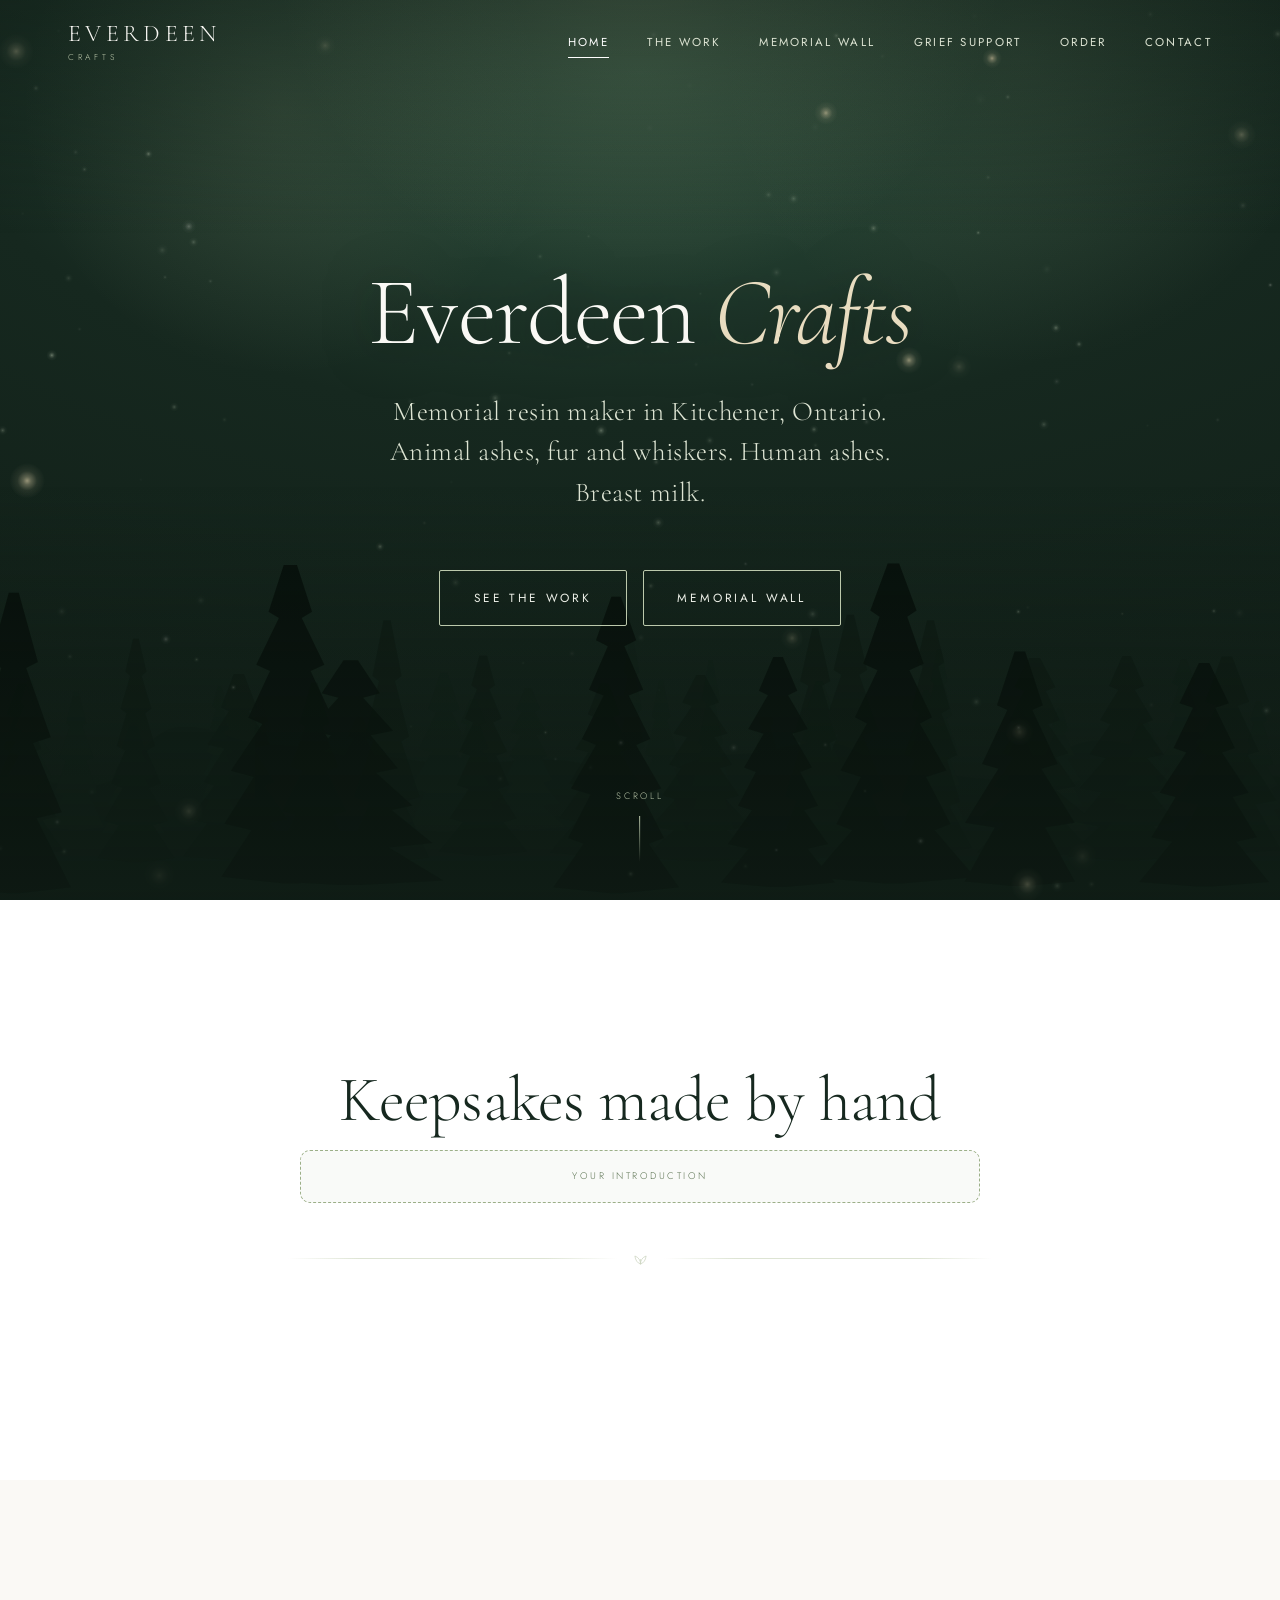
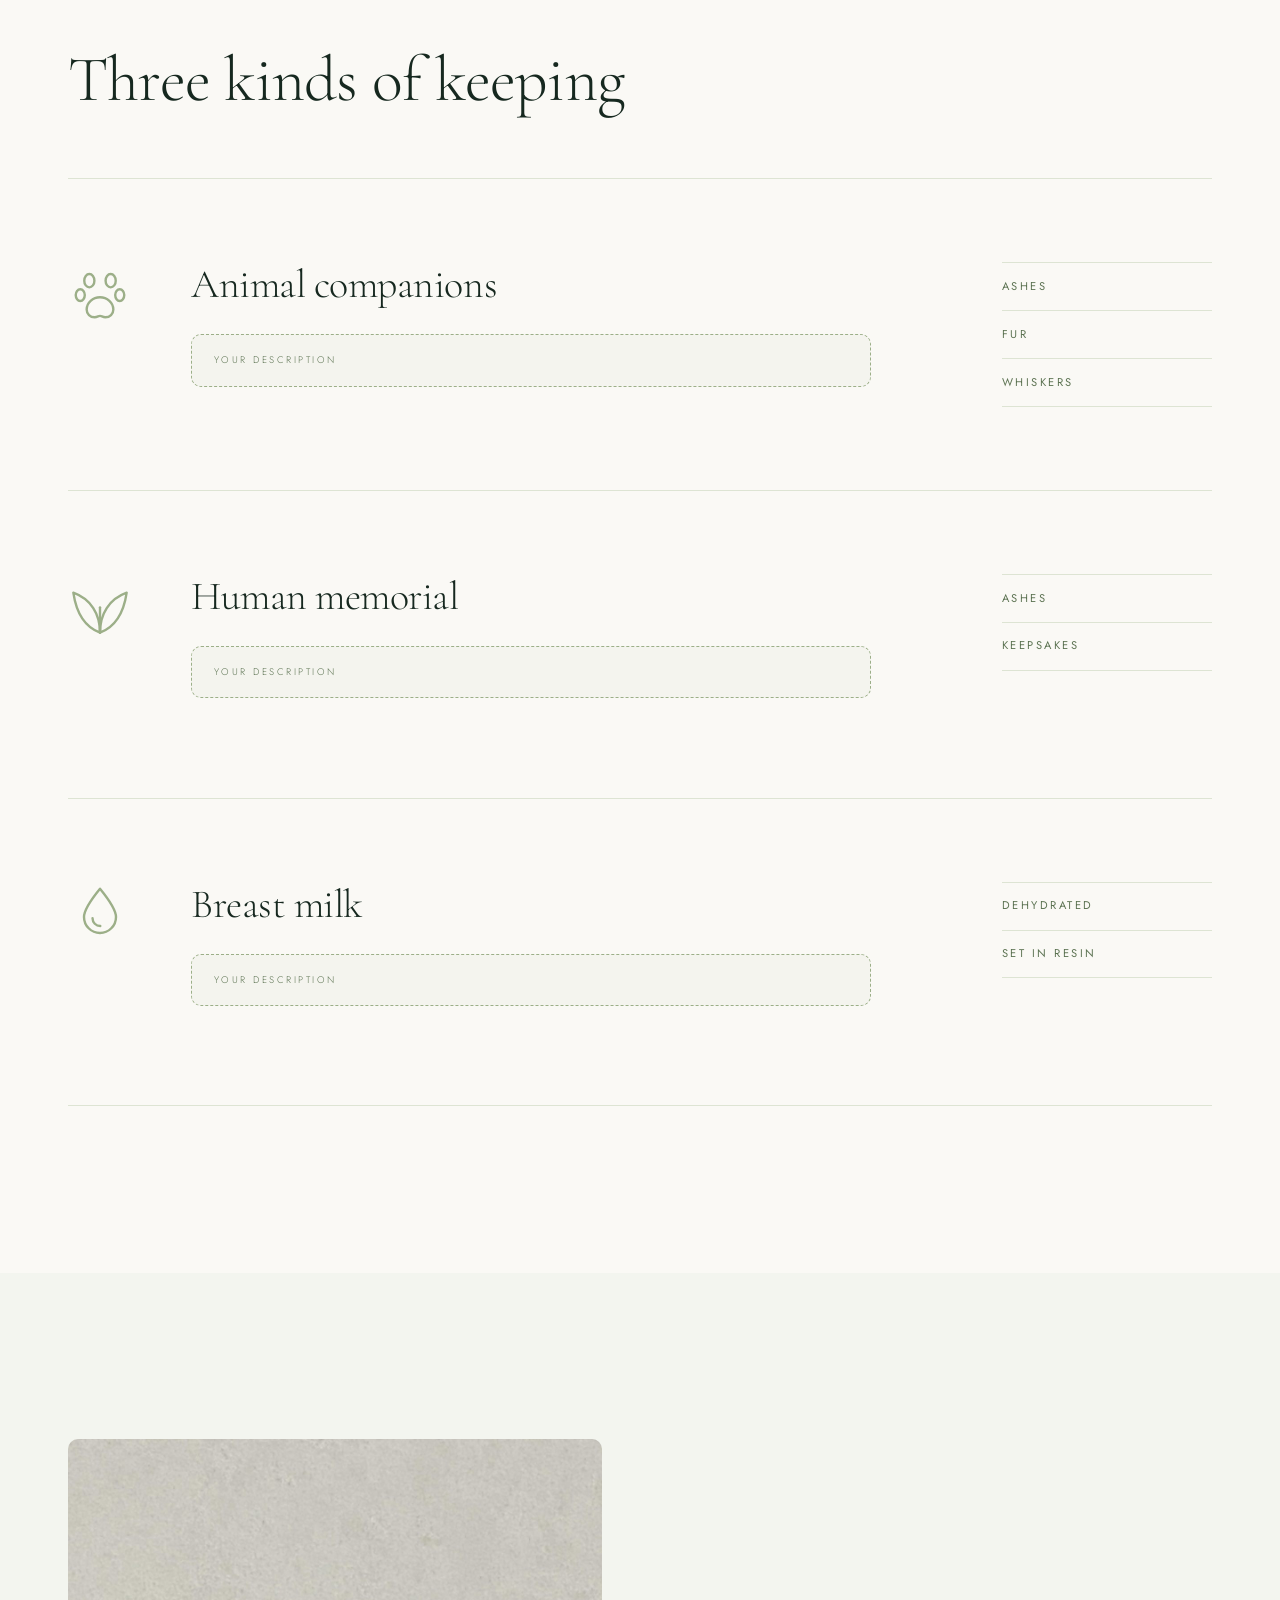
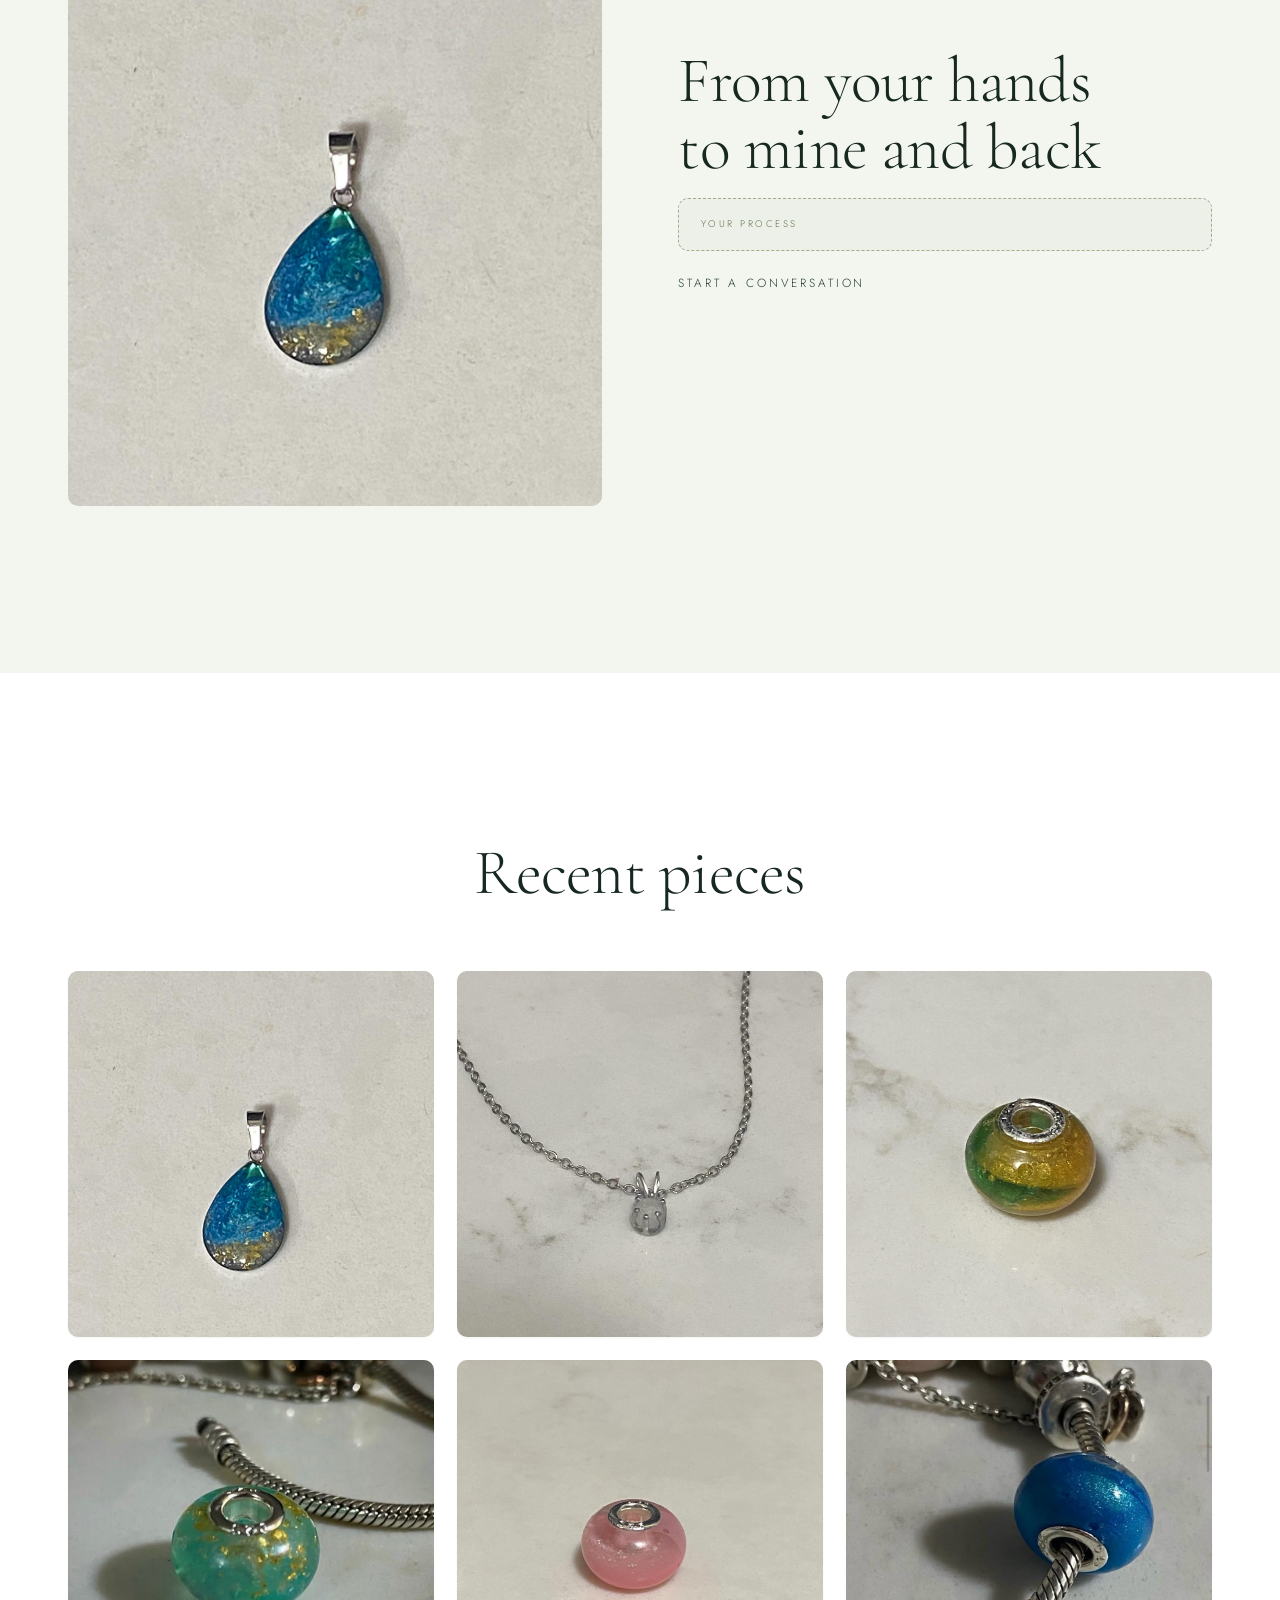
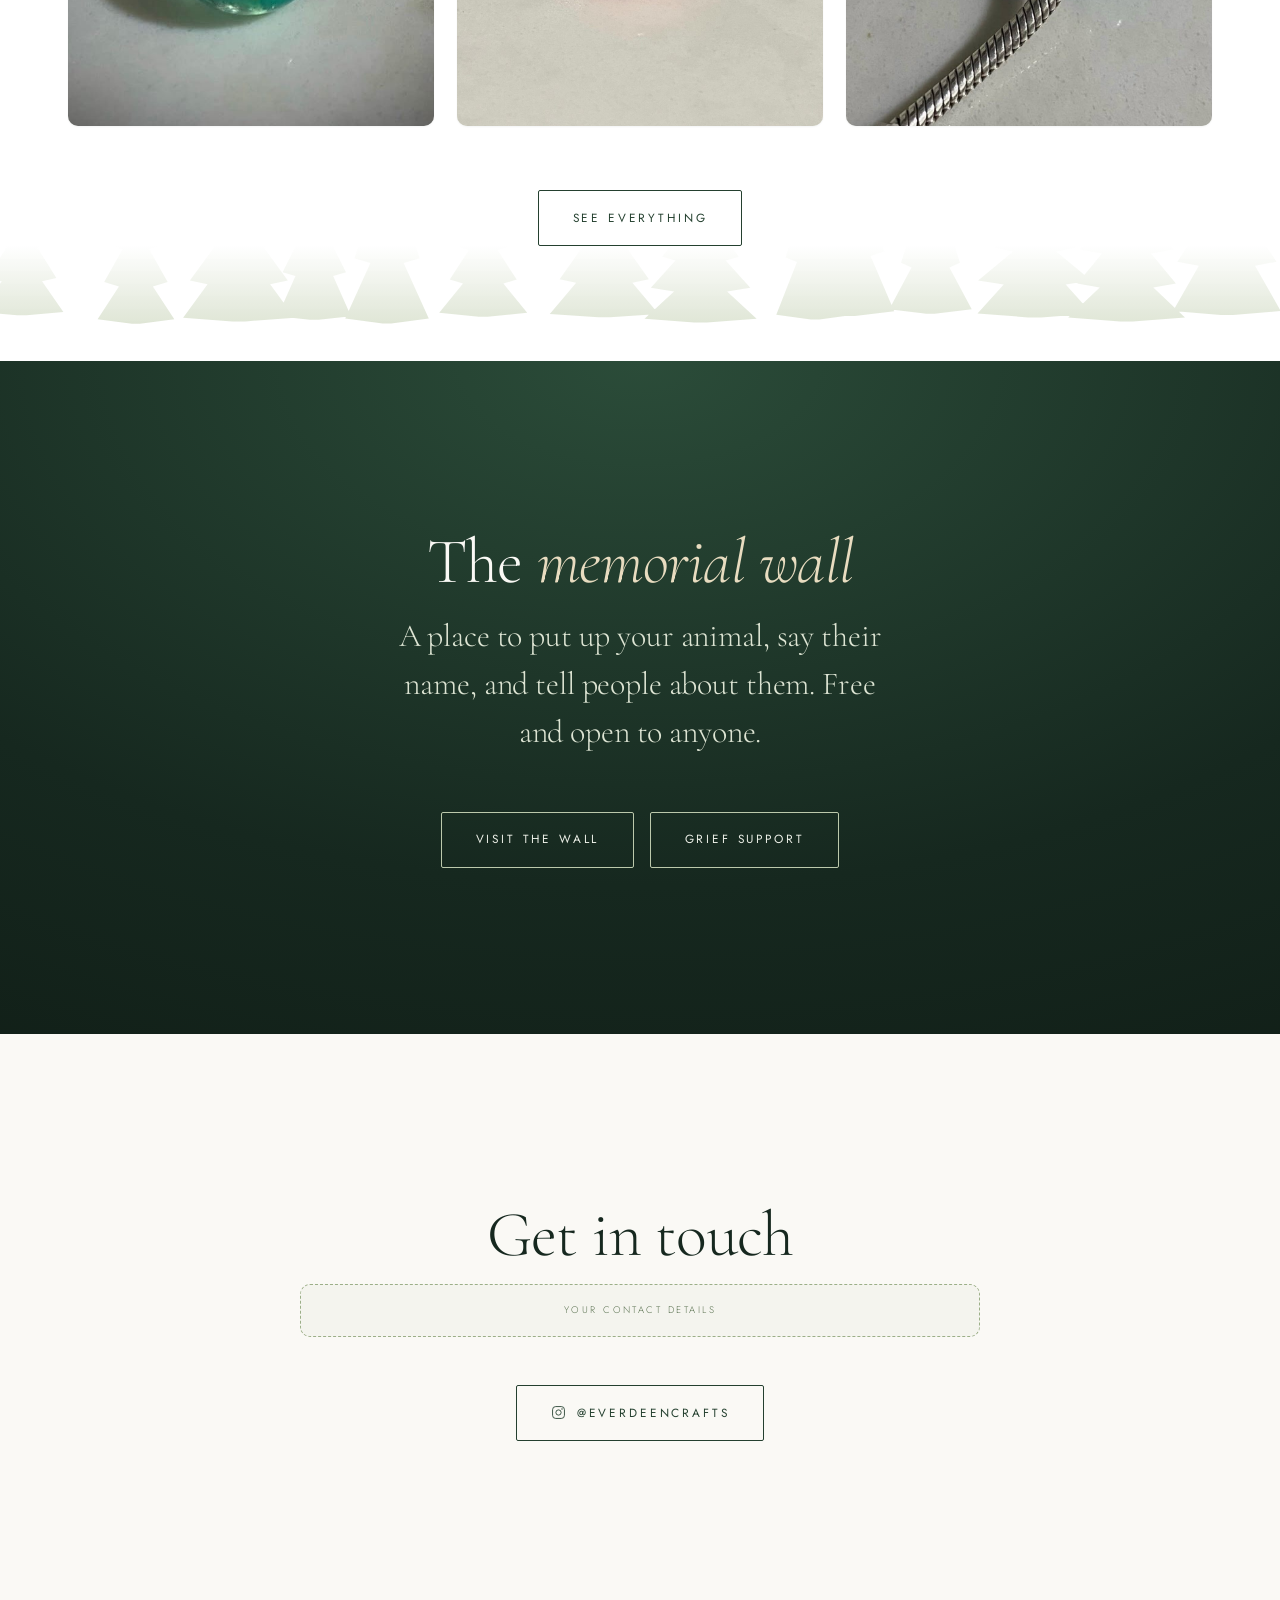
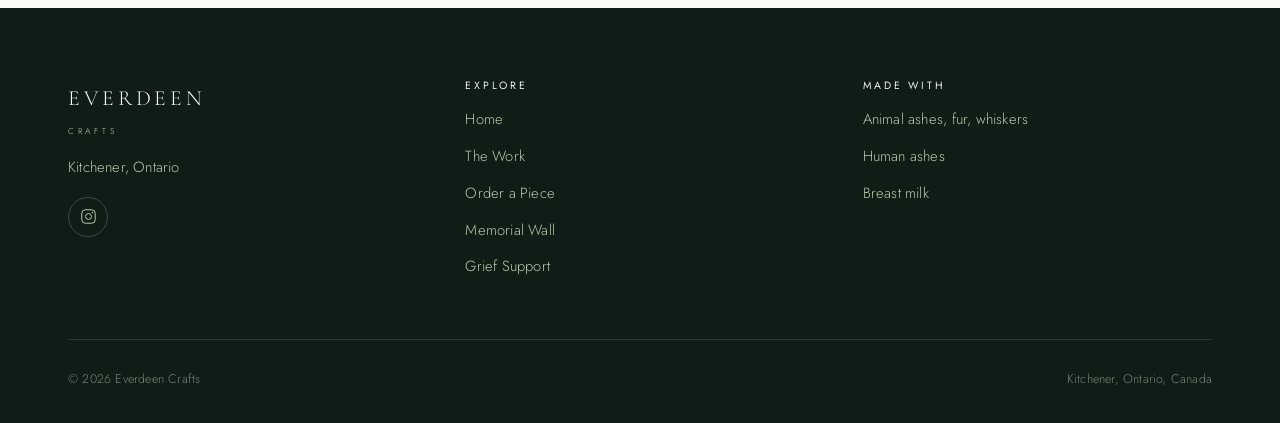
<file: index.html>
<!DOCTYPE html>
<html lang="en">
<head>
<meta charset="utf-8">
<meta name="viewport" content="width=device-width, initial-scale=1">
<title>Everdeen Crafts | Memorial Resin, Kitchener Ontario</title>
<meta name="description" content="Everdeen Crafts. Memorial resin keepsakes made with animal ashes, fur and whiskers, human ashes, and breast milk. Kitchener, Ontario.">
<meta name="theme-color" content="#16281f">

<meta property="og:type" content="website">
<meta property="og:title" content="Everdeen Crafts">
<meta property="og:description" content="Memorial resin keepsakes. Kitchener, Ontario.">
<!-- Add a 1200x630 share image at assets/img/og.jpg, then uncomment:
<meta property="og:image" content="assets/img/og.jpg"> -->

<link rel="icon" href="assets/img/favicon.svg" type="image/svg+xml">
<link rel="preconnect" href="https://fonts.googleapis.com">
<link rel="preconnect" href="https://fonts.gstatic.com" crossorigin>
<link href="https://fonts.googleapis.com/css2?family=Cormorant+Garamond:ital,wght@0,300;0,400;0,500;1,300;1,400&family=Jost:wght@200;300;400&display=swap" rel="stylesheet">
<link rel="stylesheet" href="assets/css/style.css">
<!-- Opts the hero into its entrance. Set before first paint so there is no
     flash, and absent if scripting is off, leaving the hero plainly visible. -->
<script>document.documentElement.classList.add('anim');</script>
</head>
<body>

<a class="sr-only" href="#main">Skip to content</a>

<!-- ================= NAV ================= -->
<header class="nav">
  <div class="nav__inner">
    <a class="brand" href="index.html">
      <span class="brand__name">Everdeen</span>
      <span class="brand__sub">Crafts</span>
    </a>
    <button class="nav__toggle" type="button" aria-label="Menu" aria-expanded="false">
      <span></span><span></span><span></span>
    </button>
    <nav class="nav__links" aria-label="Main">
      <a class="nav__link" href="index.html" aria-current="page">Home</a>
      <a class="nav__link" href="gallery.html">The Work</a>
      <a class="nav__link" href="memorial.html">Memorial Wall</a>
      <a class="nav__link" href="resources.html">Grief Support</a>
      <a class="nav__link" href="order.html">Order</a>
      <a class="nav__link" href="#contact">Contact</a>
    </nav>
  </div>
</header>

<main id="main">

<!-- ================= HERO ================= -->
<section class="hero">
  <div class="hero__trees" aria-hidden="true">
    <img class="hero__tree hero__tree--back"  src="assets/img/trees-back.svg"  alt="" data-parallax="0.10">
    <img class="hero__tree hero__tree--mid"   src="assets/img/trees-mid.svg"   alt="" data-parallax="0.05">
    <img class="hero__tree hero__tree--front" src="assets/img/trees-front.svg" alt="" data-parallax="-0.03">
  </div>
  <canvas class="hero__canvas" data-particles="default" aria-hidden="true"></canvas>

  <div class="hero__content">
    <div class="shell">
      <h1 class="hero__title">Everdeen <em>Crafts</em></h1>
      <p class="hero__sub">
        Memorial resin maker in Kitchener, Ontario.
        Animal ashes, fur and whiskers. Human ashes. Breast milk.
      </p>
      <div class="hero__actions">
        <a class="btn btn--light" href="gallery.html"><span>See the work</span></a>
        <a class="btn btn--light" href="memorial.html"><span>Memorial wall</span></a>
      </div>
    </div>
  </div>

  <div class="hero__scroll" aria-hidden="true">
    <span>Scroll</span>
    <i></i>
  </div>
</section>

<!-- ================= INTRO ================= -->
<section class="section section--white">
  <div class="shell shell--narrow" style="text-align:center">
    <h2>Keepsakes made by hand</h2>

    <!-- KATRINA: replace this whole block with your own introduction. -->
    <div class="placeholder placeholder--center" data-slot="Your introduction"></div>

    <div class="rule" aria-hidden="true">
      <svg viewBox="0 0 24 24" fill="none" stroke="currentColor" stroke-width="1.2">
        <path d="M12 21c0-6 3-11 9-13-1 7-4 11-9 13Z"/>
        <path d="M12 21c0-6-3-11-9-13 1 7 4 11 9 13Z"/>
        <path d="M12 21v-8"/>
      </svg>
    </div>
  </div>
</section>

<!-- ================= WHAT SHE WORKS WITH ================= -->
<section class="section section--drift" id="work">
  <canvas class="section__canvas" data-particles="pale" aria-hidden="true"></canvas>
  <div class="shell">
    <div class="section-head">
      <h2>Three kinds of keeping</h2>
    </div>

    <div class="seams">

      <article class="seam">
        <div class="seam__mark" aria-hidden="true">
          <svg viewBox="0 0 24 24" fill="none" stroke="currentColor" stroke-width="0.9" stroke-linecap="round" stroke-linejoin="round">
            <ellipse cx="8"    cy="7"    rx="1.9" ry="2.5"/>
            <ellipse cx="16"   cy="7"    rx="1.9" ry="2.5"/>
            <ellipse cx="4.6"  cy="12.4" rx="1.7" ry="2.2"/>
            <ellipse cx="19.4" cy="12.4" rx="1.7" ry="2.2"/>
            <path d="M12 13.2c2.7 0 5 2.1 5 4.6 0 1.7-1.3 2.9-3 2.9-1 0-1.4-.5-2-.5s-1 .5-2 .5c-1.7 0-3-1.2-3-2.9 0-2.5 2.3-4.6 5-4.6Z"/>
          </svg>
        </div>
        <div>
          <h3 class="seam__title">Animal companions</h3>
          <!-- KATRINA: describe this in your own words. -->
          <div class="placeholder" data-slot="Your description"></div>
        </div>
        <ul class="seam__materials">
          <li>Ashes</li>
          <li>Fur</li>
          <li>Whiskers</li>
        </ul>
      </article>

      <article class="seam">
        <div class="seam__mark" aria-hidden="true">
          <svg viewBox="0 0 24 24" fill="none" stroke="currentColor" stroke-width="0.9" stroke-linecap="round" stroke-linejoin="round">
            <path d="M12 22c0-7 3.4-12.6 10-15-1.2 8.2-4.6 13-10 15Z"/>
            <path d="M12 22C12 15 8.6 9.4 2 7c1.2 8.2 4.6 13 10 15Z"/>
            <path d="M12 22v-9.5"/>
          </svg>
        </div>
        <div>
          <h3 class="seam__title">Human memorial</h3>
          <!-- KATRINA: describe this in your own words. -->
          <div class="placeholder" data-slot="Your description"></div>
        </div>
        <ul class="seam__materials">
          <li>Ashes</li>
          <li>Keepsakes</li>
        </ul>
      </article>

      <article class="seam">
        <div class="seam__mark" aria-hidden="true">
          <svg viewBox="0 0 24 24" fill="none" stroke="currentColor" stroke-width="0.9" stroke-linecap="round" stroke-linejoin="round">
            <path d="M12 2.5c3.6 4.4 6 7.8 6 10.6a6 6 0 0 1-12 0C6 10.3 8.4 6.9 12 2.5Z"/>
            <path d="M9.2 13.6a2.9 2.9 0 0 0 2.9 2.9"/>
          </svg>
        </div>
        <div>
          <h3 class="seam__title">Breast milk</h3>
          <!-- KATRINA: describe this in your own words. -->
          <div class="placeholder" data-slot="Your description"></div>
        </div>
        <ul class="seam__materials">
          <li>Dehydrated</li>
          <li>Set in resin</li>
        </ul>
      </article>

    </div>
  </div>
</section>

<!-- ================= PROCESS ================= -->
<section class="section section--mist">
  <div class="shell">
    <div class="split">
      <div class="split__media" data-gallery-feature>
        <div class="media-empty">
          <svg viewBox="0 0 24 24" fill="none" stroke="currentColor" stroke-width="1" stroke-linecap="round" stroke-linejoin="round" aria-hidden="true">
            <rect x="3" y="4" width="18" height="16" rx="2"/>
            <circle cx="8.5" cy="9.5" r="1.6"/>
            <path d="m21 16-5.5-5.5L7 19"/>
          </svg>
          <span>Photo goes here</span>
        </div>
      </div>

      <div>
        <h2>From your hands to mine and back</h2>
        <!-- KATRINA: write your process here, step by step. -->
        <div class="placeholder" data-slot="Your process"></div>
        <a class="link-quiet" href="#contact">Start a conversation</a>
      </div>
    </div>
  </div>
</section>

<!-- ================= RECENT WORK ================= -->
<section class="section section--white" style="padding-bottom:0">
  <div class="shell">
    <div class="section-head section-head--center">
      <h2>Recent pieces</h2>
    </div>

    <div class="grid" data-gallery data-limit="6" data-lightbox></div>

    <div style="text-align:center;margin-top:clamp(2.5rem,5vw,4rem)">
      <a class="btn" href="gallery.html"><span>See everything</span></a>
    </div>
  </div>

  <div class="treeline" aria-hidden="true"></div>
</section>

<!-- ================= MEMORIAL INVITE ================= -->
<section class="section band">
  <canvas class="band__canvas" data-particles="band" aria-hidden="true"></canvas>
  <div class="shell shell--narrow">
    <h2>The <em>memorial wall</em></h2>
    <p class="lede" style="max-width:34ch;margin-inline:auto">
      A place to put up your animal, say their name, and tell people about them.
      Free and open to anyone.
    </p>
    <div class="hero__actions" style="margin-top:clamp(2.5rem,5vw,3.5rem)">
      <a class="btn btn--light" href="memorial.html"><span>Visit the wall</span></a>
      <a class="btn btn--light" href="resources.html"><span>Grief support</span></a>
    </div>
  </div>
</section>

<!-- ================= CONTACT ================= -->
<section class="section" id="contact">
  <div class="shell shell--narrow" style="text-align:center">
    <h2>Get in touch</h2>

    <!-- KATRINA: add your email or preferred contact method here. -->
    <div class="placeholder placeholder--center" data-slot="Your contact details"></div>

    <div class="hero__actions" style="margin-top:var(--gap-md)">
      <a class="btn" href="https://www.instagram.com/everdeencrafts" target="_blank" rel="noopener noreferrer">
        <svg width="15" height="15" viewBox="0 0 24 24" fill="none" stroke="currentColor" stroke-width="1.4" aria-hidden="true">
          <rect x="2.5" y="2.5" width="19" height="19" rx="5"/>
          <circle cx="12" cy="12" r="4.2"/>
          <circle cx="17.6" cy="6.4" r="1.1" fill="currentColor" stroke="none"/>
        </svg>
        <span>@everdeencrafts</span>
      </a>
    </div>
  </div>
</section>

</main>

<!-- ================= FOOTER ================= -->
<footer class="footer">
  <div class="shell">
    <div class="footer__top">
      <div class="footer__brand">
        <span class="brand__name">Everdeen</span>
        <span class="brand__sub">Crafts</span>
        <p style="margin-top:var(--gap-sm)">Kitchener, Ontario</p>
        <div class="footer__social">
          <a href="https://www.instagram.com/everdeencrafts" target="_blank" rel="noopener noreferrer" aria-label="Instagram">
            <svg viewBox="0 0 24 24" fill="none" stroke="currentColor" stroke-width="1.4">
              <rect x="2.5" y="2.5" width="19" height="19" rx="5"/>
              <circle cx="12" cy="12" r="4.2"/>
              <circle cx="17.6" cy="6.4" r="1.1" fill="currentColor" stroke="none"/>
            </svg>
          </a>
        </div>
      </div>

      <div>
        <h4>Explore</h4>
        <ul class="footer__links">
          <li><a href="index.html">Home</a></li>
          <li><a href="gallery.html">The Work</a></li>
          <li><a href="order.html">Order a Piece</a></li>
          <li><a href="memorial.html">Memorial Wall</a></li>
          <li><a href="resources.html">Grief Support</a></li>
        </ul>
      </div>

      <div>
        <h4>Made with</h4>
        <ul class="footer__links">
          <li>Animal ashes, fur, whiskers</li>
          <li>Human ashes</li>
          <li>Breast milk</li>
        </ul>
      </div>
    </div>

    <div class="footer__base">
      <span>&copy; <span data-year>2026</span> Everdeen Crafts</span>
      <span>Kitchener, Ontario, Canada</span>
    </div>
  </div>
</footer>

<script src="assets/js/particles.js" defer></script>
<script src="assets/js/site.js" defer></script>
<script src="assets/js/gallery.js" defer></script>
</body>
</html>
</file>
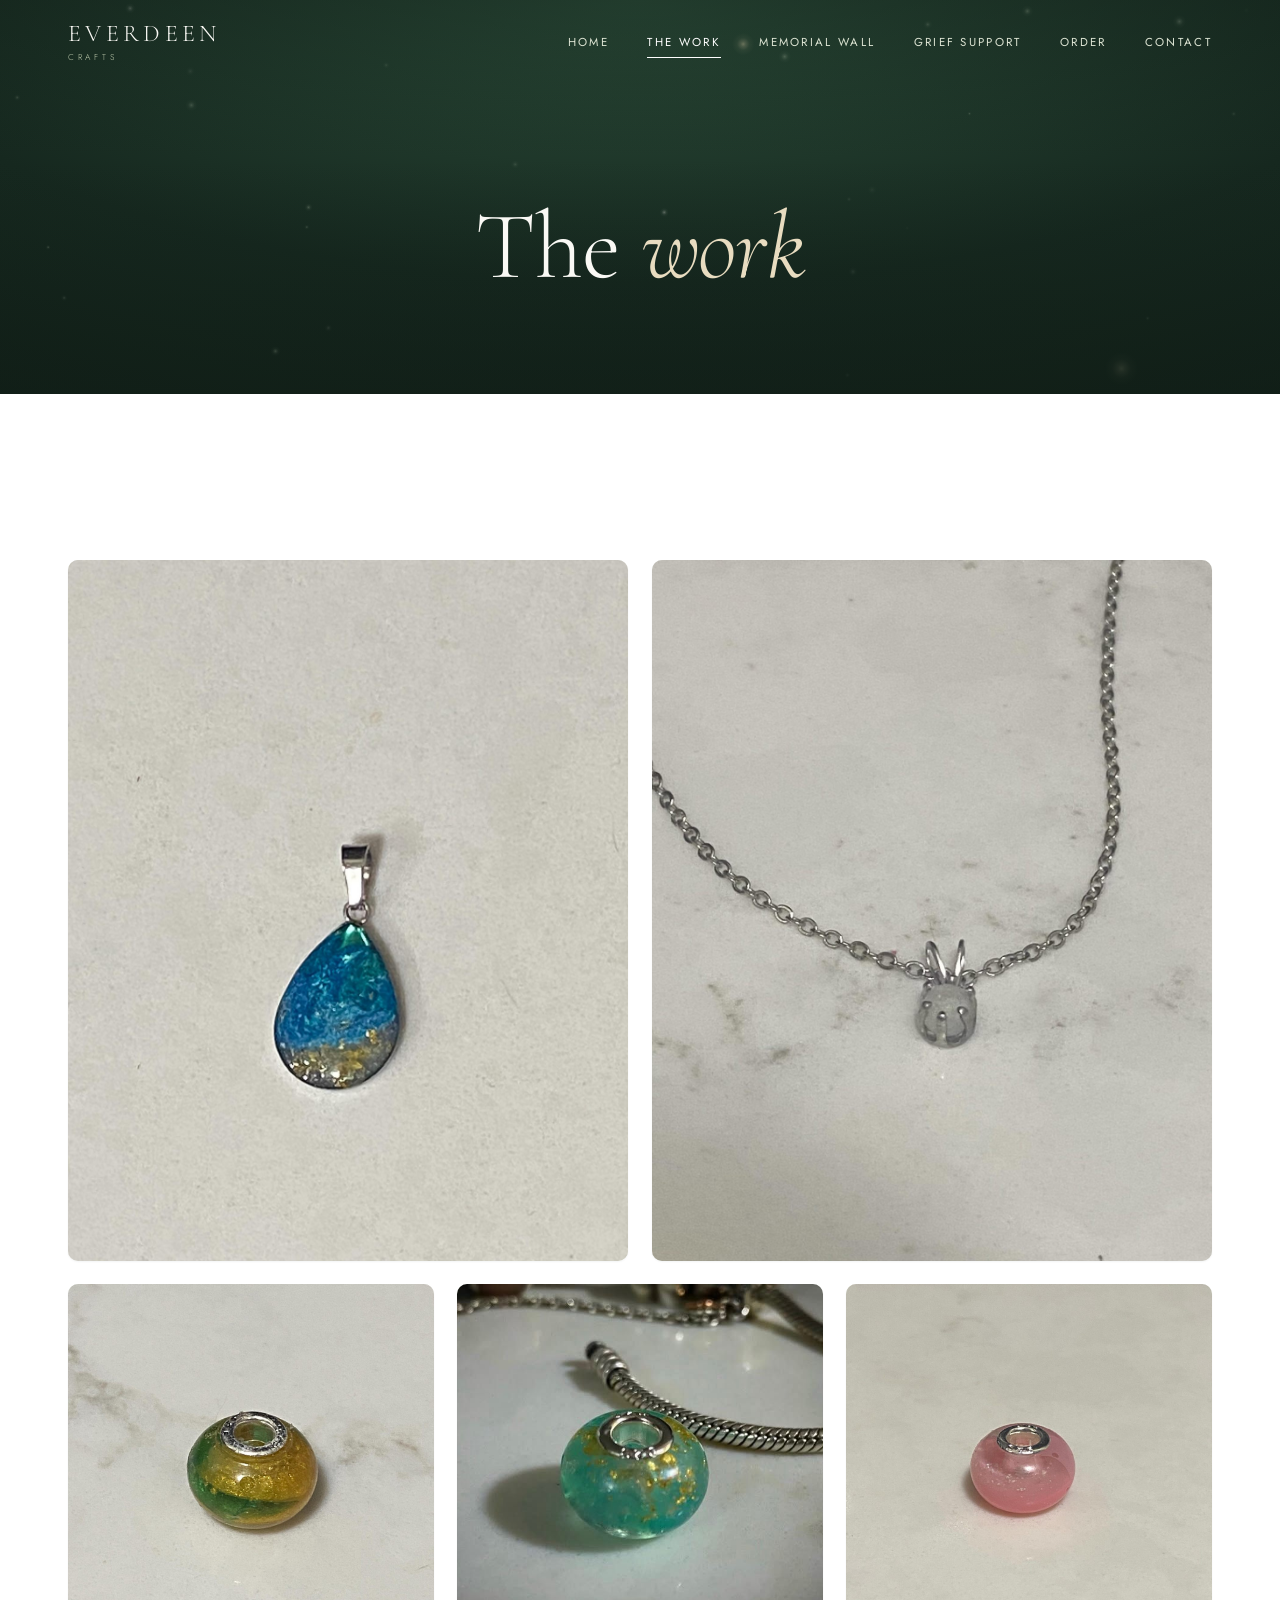
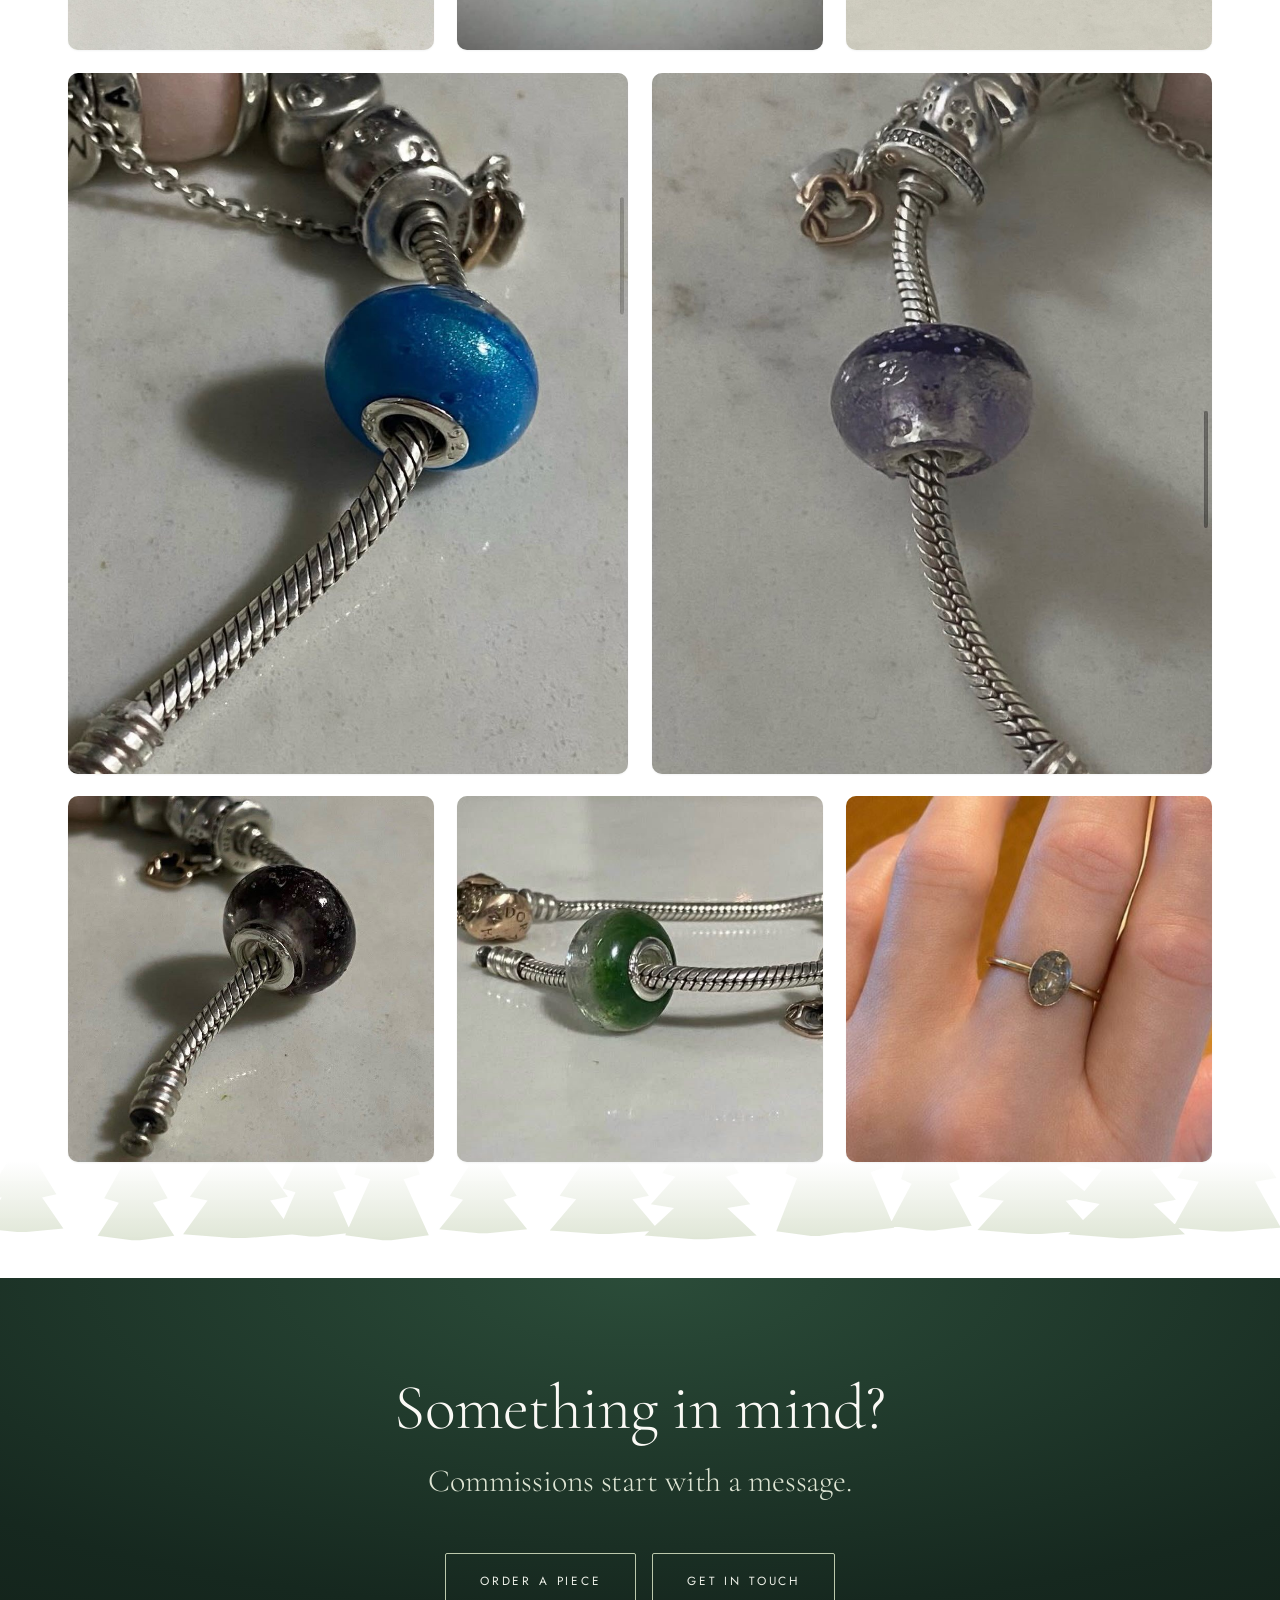
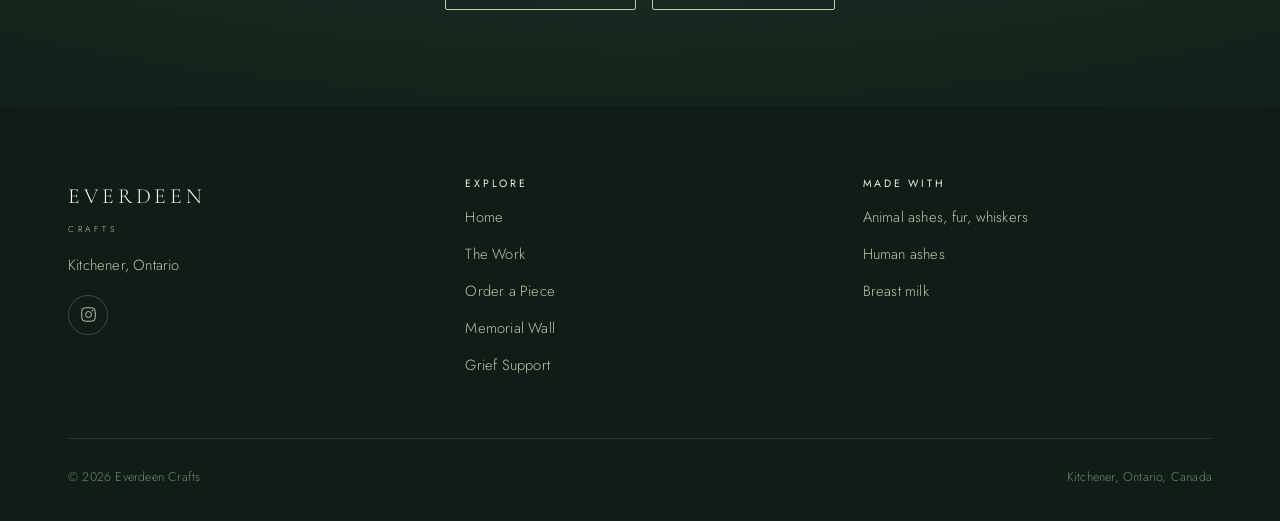
<file: gallery.html>
<!DOCTYPE html>
<html lang="en">
<head>
<meta charset="utf-8">
<meta name="viewport" content="width=device-width, initial-scale=1">
<title>The Work | Everdeen Crafts</title>
<meta name="description" content="Memorial resin pieces made by Everdeen Crafts in Kitchener, Ontario.">
<meta name="theme-color" content="#16281f">
<link rel="icon" href="assets/img/favicon.svg" type="image/svg+xml">
<link rel="preconnect" href="https://fonts.googleapis.com">
<link rel="preconnect" href="https://fonts.gstatic.com" crossorigin>
<link href="https://fonts.googleapis.com/css2?family=Cormorant+Garamond:ital,wght@0,300;0,400;0,500;1,300;1,400&family=Jost:wght@200;300;400&display=swap" rel="stylesheet">
<link rel="stylesheet" href="assets/css/style.css">
</head>
<body>

<a class="sr-only" href="#main">Skip to content</a>

<header class="nav">
  <div class="nav__inner">
    <a class="brand" href="index.html">
      <span class="brand__name">Everdeen</span>
      <span class="brand__sub">Crafts</span>
    </a>
    <button class="nav__toggle" type="button" aria-label="Menu" aria-expanded="false">
      <span></span><span></span><span></span>
    </button>
    <nav class="nav__links" aria-label="Main">
      <a class="nav__link" href="index.html">Home</a>
      <a class="nav__link" href="gallery.html" aria-current="page">The Work</a>
      <a class="nav__link" href="memorial.html">Memorial Wall</a>
      <a class="nav__link" href="resources.html">Grief Support</a>
      <a class="nav__link" href="order.html">Order</a>
      <a class="nav__link" href="index.html#contact">Contact</a>
    </nav>
  </div>
</header>

<main id="main">

<section class="pagehead">
  <canvas class="pagehead__canvas" data-particles="sparse" aria-hidden="true"></canvas>
  <div class="shell shell--narrow">
    <h1>The <em>work</em></h1>
  </div>
</section>

<section class="section section--white" style="padding-bottom:0">
  <div class="shell">
    <div class="filters" data-gallery-filters></div>
    <div class="grid grid--mosaic" data-gallery data-lightbox></div>
  </div>
  <div class="treeline" aria-hidden="true"></div>
</section>

<section class="section section--tight band">
  <canvas class="band__canvas" data-particles="band" aria-hidden="true"></canvas>
  <div class="shell shell--narrow">
    <h2>Something in mind?</h2>
    <p class="lede" style="max-width:34ch;margin-inline:auto">
      Commissions start with a message.
    </p>
    <div class="hero__actions" style="margin-top:clamp(2rem,4vw,3rem)">
      <a class="btn btn--light" href="order.html"><span>Order a piece</span></a>
      <a class="btn btn--light" href="index.html#contact"><span>Get in touch</span></a>
    </div>
  </div>
</section>

</main>

<footer class="footer">
  <div class="shell">
    <div class="footer__top">
      <div class="footer__brand">
        <span class="brand__name">Everdeen</span>
        <span class="brand__sub">Crafts</span>
        <p style="margin-top:var(--gap-sm)">Kitchener, Ontario</p>
        <div class="footer__social">
          <a href="https://www.instagram.com/everdeencrafts" target="_blank" rel="noopener noreferrer" aria-label="Instagram">
            <svg viewBox="0 0 24 24" fill="none" stroke="currentColor" stroke-width="1.4">
              <rect x="2.5" y="2.5" width="19" height="19" rx="5"/>
              <circle cx="12" cy="12" r="4.2"/>
              <circle cx="17.6" cy="6.4" r="1.1" fill="currentColor" stroke="none"/>
            </svg>
          </a>
        </div>
      </div>
      <div>
        <h4>Explore</h4>
        <ul class="footer__links">
          <li><a href="index.html">Home</a></li>
          <li><a href="gallery.html">The Work</a></li>
          <li><a href="order.html">Order a Piece</a></li>
          <li><a href="memorial.html">Memorial Wall</a></li>
          <li><a href="resources.html">Grief Support</a></li>
        </ul>
      </div>
      <div>
        <h4>Made with</h4>
        <ul class="footer__links">
          <li>Animal ashes, fur, whiskers</li>
          <li>Human ashes</li>
          <li>Breast milk</li>
        </ul>
      </div>
    </div>
    <div class="footer__base">
      <span>&copy; <span data-year>2026</span> Everdeen Crafts</span>
      <span>Kitchener, Ontario, Canada</span>
    </div>
  </div>
</footer>

<script src="assets/js/particles.js" defer></script>
<script src="assets/js/site.js" defer></script>
<script src="assets/js/gallery.js" defer></script>
</body>
</html>
</file>
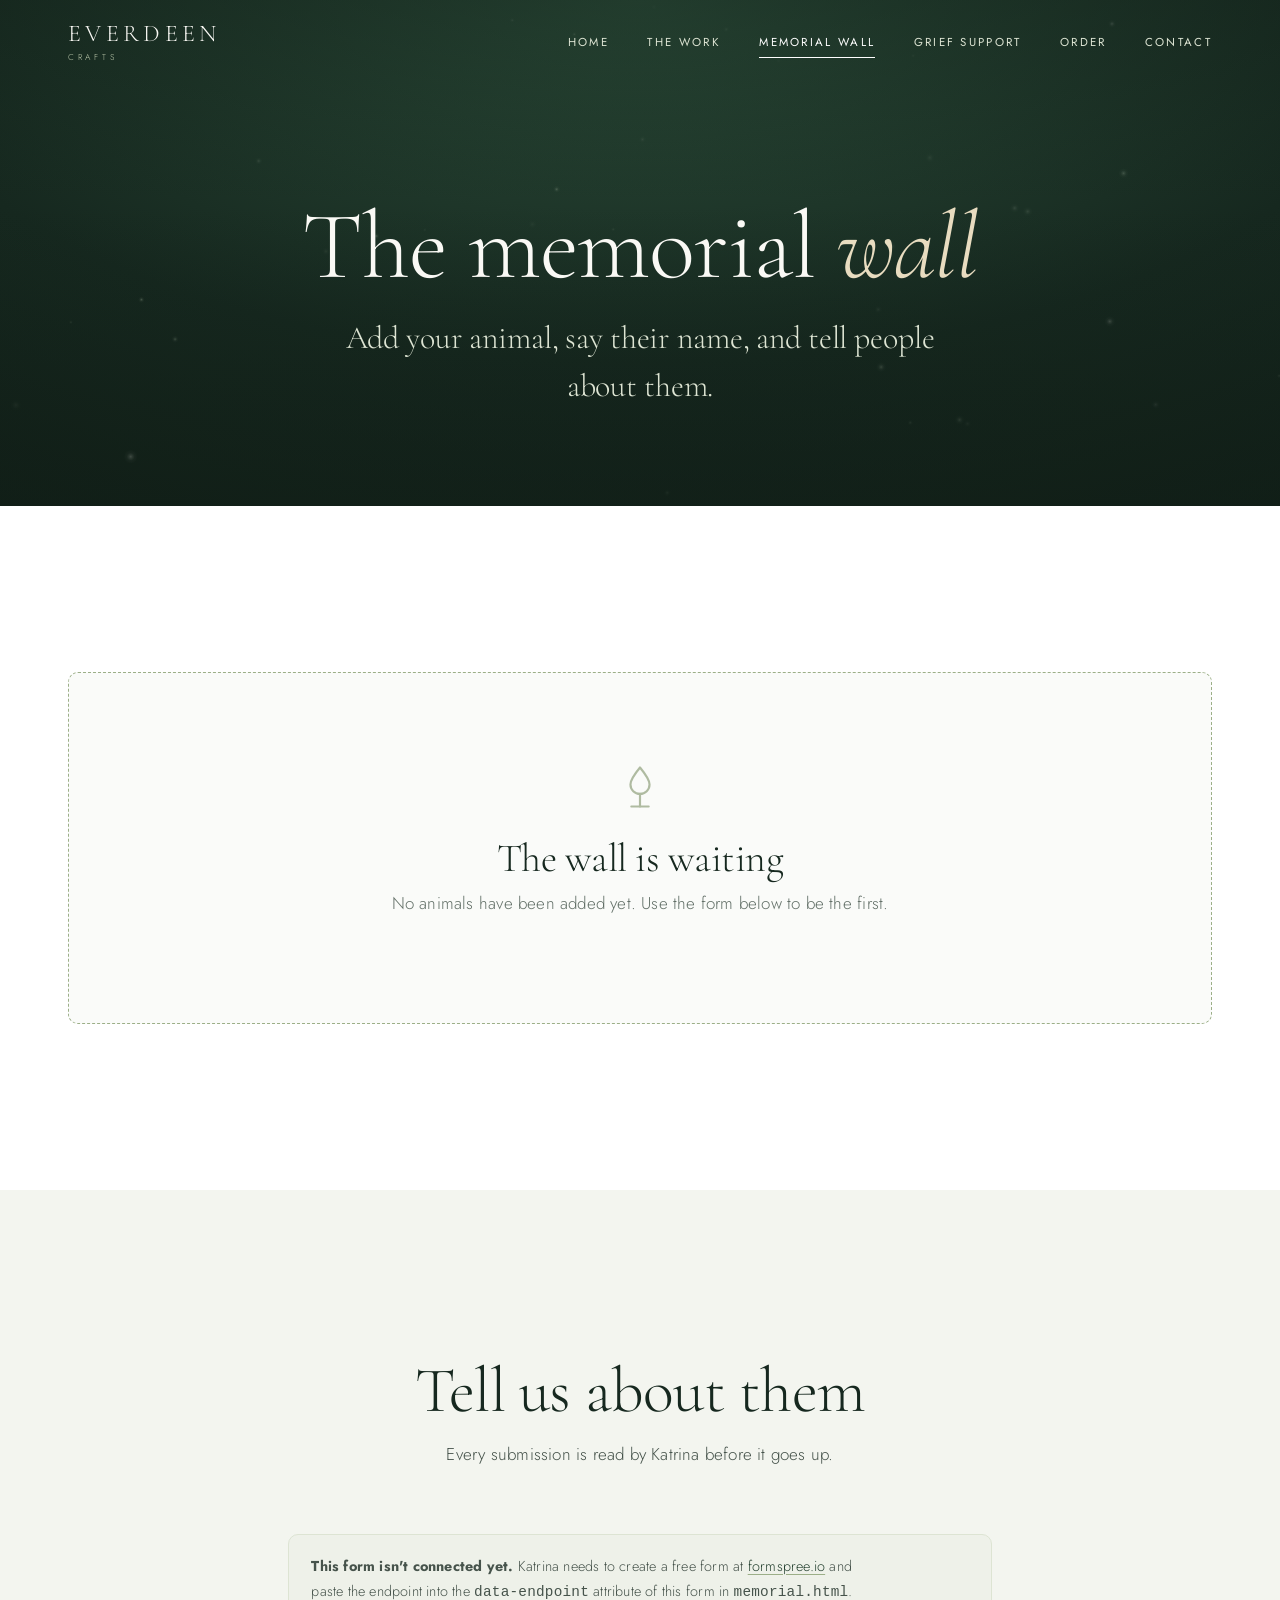
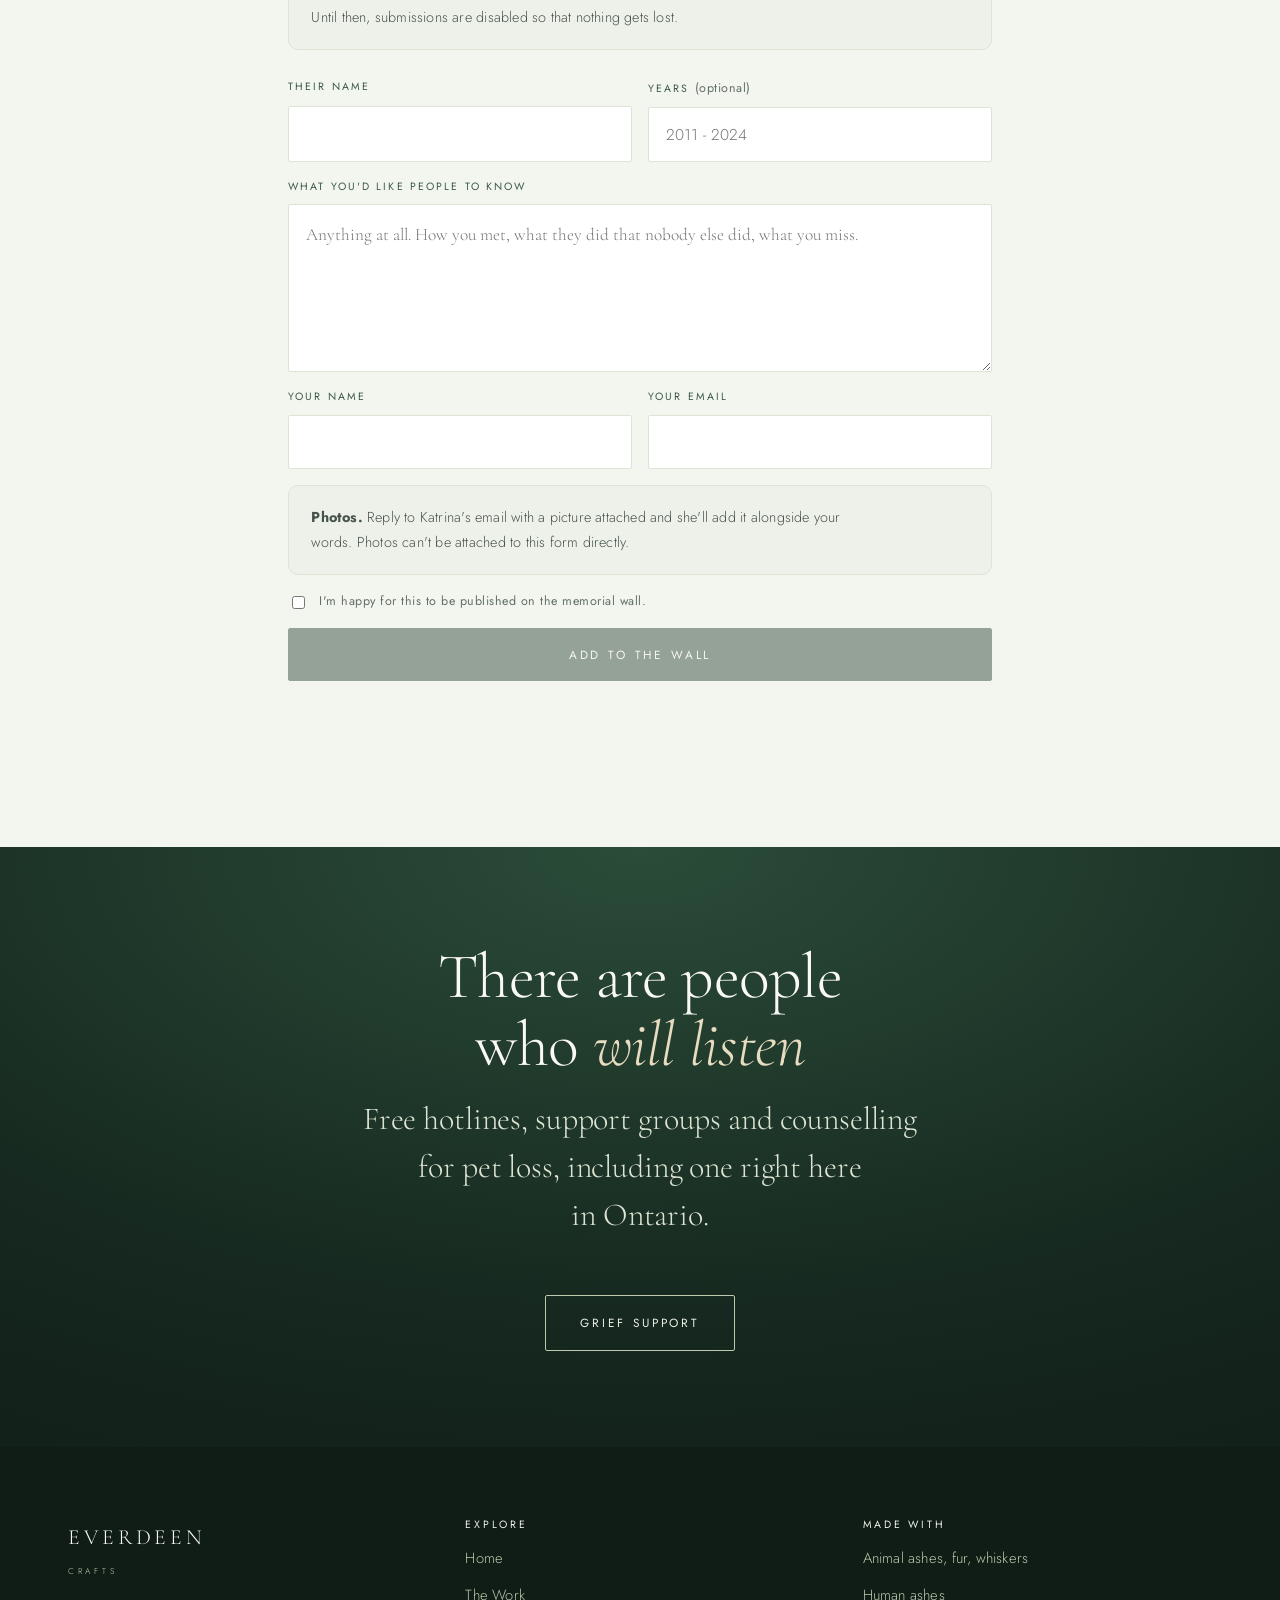
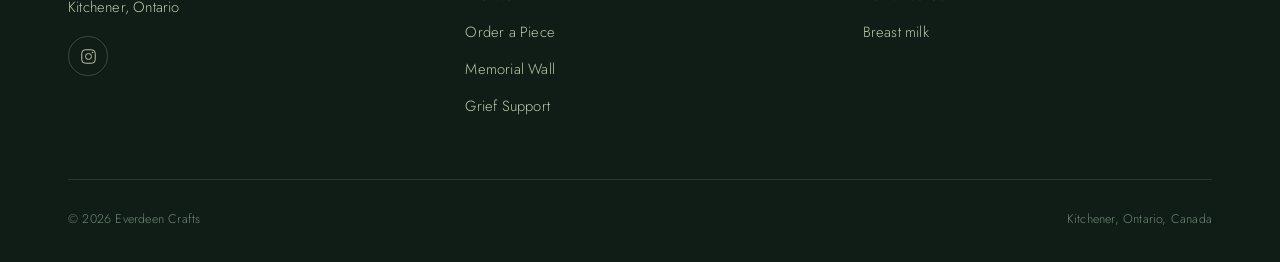
<file: memorial.html>
<!DOCTYPE html>
<html lang="en">
<head>
<meta charset="utf-8">
<meta name="viewport" content="width=device-width, initial-scale=1">
<title>Memorial Wall | Everdeen Crafts</title>
<meta name="description" content="A free memorial wall for beloved animals. Add your companion, say their name, and tell people about them.">
<meta name="theme-color" content="#16281f">
<link rel="icon" href="assets/img/favicon.svg" type="image/svg+xml">
<link rel="preconnect" href="https://fonts.googleapis.com">
<link rel="preconnect" href="https://fonts.gstatic.com" crossorigin>
<link href="https://fonts.googleapis.com/css2?family=Cormorant+Garamond:ital,wght@0,300;0,400;0,500;1,300;1,400&family=Jost:wght@200;300;400&display=swap" rel="stylesheet">
<link rel="stylesheet" href="assets/css/style.css">
</head>
<body>

<a class="sr-only" href="#main">Skip to content</a>

<header class="nav">
  <div class="nav__inner">
    <a class="brand" href="index.html">
      <span class="brand__name">Everdeen</span>
      <span class="brand__sub">Crafts</span>
    </a>
    <button class="nav__toggle" type="button" aria-label="Menu" aria-expanded="false">
      <span></span><span></span><span></span>
    </button>
    <nav class="nav__links" aria-label="Main">
      <a class="nav__link" href="index.html">Home</a>
      <a class="nav__link" href="gallery.html">The Work</a>
      <a class="nav__link" href="memorial.html" aria-current="page">Memorial Wall</a>
      <a class="nav__link" href="resources.html">Grief Support</a>
      <a class="nav__link" href="order.html">Order</a>
      <a class="nav__link" href="index.html#contact">Contact</a>
    </nav>
  </div>
</header>

<main id="main">

<section class="pagehead">
  <canvas class="pagehead__canvas" data-particles="sparse" aria-hidden="true"></canvas>
  <div class="shell shell--narrow">
    <h1>The memorial <em>wall</em></h1>
    <p class="lede">
      Add your animal, say their name, and tell people about them.
    </p>
  </div>
</section>

<!-- ================= THE WALL ================= -->
<section class="section section--white">
  <div class="shell">
    <div class="memorial-grid" data-memorials></div>
  </div>
</section>

<!-- ================= ADD AN ANIMAL ================= -->
<section class="section section--mist" id="add">
  <div class="shell shell--narrow">
    <div class="section-head section-head--center">
      <h2>Tell us about them</h2>
      <p style="margin-inline:auto">
        Every submission is read by Katrina before it goes up.
      </p>
    </div>

    <!-- Shown only while the form endpoint is still unset. -->
    <div class="form-note" data-setup-notice style="display:none;margin-bottom:var(--gap)">
      <p>
        <strong>This form isn't connected yet.</strong>
        Katrina needs to create a free form at
        <a href="https://formspree.io" target="_blank" rel="noopener noreferrer">formspree.io</a>
        and paste the endpoint into the <code>data-endpoint</code> attribute of this form in
        <code>memorial.html</code>. Until then, submissions are disabled so that nothing gets lost.
      </p>
    </div>

    <form class="form"
          data-memorial-form
          data-endpoint="https://formspree.io/f/YOUR_FORM_ID"
          method="POST"
          novalidate>

      <!-- Spam trap, hidden from people -->
      <div class="gate" aria-hidden="true">
        <label>Leave this empty <input type="text" name="_gotcha" tabindex="-1" autocomplete="off"></label>
      </div>

      <input type="hidden" name="_subject" value="New memorial wall submission">

      <div class="field field--row">
        <div class="field">
          <label class="label" for="animal">Their name</label>
          <input class="input" id="animal" name="animal_name" type="text" required autocomplete="off">
        </div>
        <div class="field">
          <label class="label" for="years">Years <span>(optional)</span></label>
          <input class="input" id="years" name="years" type="text" placeholder="2011 - 2024" autocomplete="off">
        </div>
      </div>

      <div class="field">
        <label class="label" for="words">What you'd like people to know</label>
        <textarea class="textarea" id="words" name="words" required
                  placeholder="Anything at all. How you met, what they did that nobody else did, what you miss."></textarea>
      </div>

      <div class="field field--row">
        <div class="field">
          <label class="label" for="from">Your name</label>
          <input class="input" id="from" name="your_name" type="text" required autocomplete="name">
        </div>
        <div class="field">
          <label class="label" for="email">Your email</label>
          <input class="input" id="email" name="email" type="email" required autocomplete="email">
        </div>
      </div>

      <div class="form-note">
        <p>
          <strong>Photos.</strong> Reply to Katrina's email with a picture attached and she'll
          add it alongside your words. Photos can't be attached to this form directly.
        </p>
      </div>

      <div class="field">
        <label class="label" style="display:flex;gap:.7rem;align-items:flex-start;text-transform:none;letter-spacing:.02em;font-size:.92rem;color:var(--ink-soft)">
          <input type="checkbox" name="consent" required style="margin-top:.35rem;accent-color:var(--sage-deep)">
          <span>I'm happy for this to be published on the memorial wall.</span>
        </label>
      </div>

      <div class="form-status" data-status role="status" aria-live="polite"></div>

      <button class="btn btn--solid btn--full" type="submit"><span>Add to the wall</span></button>
    </form>
  </div>
</section>

<!-- ================= GRIEF SUPPORT POINTER ================= -->
<section class="section section--tight band">
  <canvas class="band__canvas" data-particles="band" aria-hidden="true"></canvas>
  <div class="shell shell--narrow">
    <h2>There are people who <em>will listen</em></h2>
    <p class="lede" style="max-width:38ch;margin-inline:auto">
      Free hotlines, support groups and counselling for pet loss, including one right here in Ontario.
    </p>
    <div class="hero__actions" style="margin-top:clamp(2.5rem,5vw,3.5rem)">
      <a class="btn btn--light" href="resources.html"><span>Grief support</span></a>
    </div>
  </div>
</section>

</main>

<footer class="footer">
  <div class="shell">
    <div class="footer__top">
      <div class="footer__brand">
        <span class="brand__name">Everdeen</span>
        <span class="brand__sub">Crafts</span>
        <p style="margin-top:var(--gap-sm)">Kitchener, Ontario</p>
        <div class="footer__social">
          <a href="https://www.instagram.com/everdeencrafts" target="_blank" rel="noopener noreferrer" aria-label="Instagram">
            <svg viewBox="0 0 24 24" fill="none" stroke="currentColor" stroke-width="1.4">
              <rect x="2.5" y="2.5" width="19" height="19" rx="5"/>
              <circle cx="12" cy="12" r="4.2"/>
              <circle cx="17.6" cy="6.4" r="1.1" fill="currentColor" stroke="none"/>
            </svg>
          </a>
        </div>
      </div>
      <div>
        <h4>Explore</h4>
        <ul class="footer__links">
          <li><a href="index.html">Home</a></li>
          <li><a href="gallery.html">The Work</a></li>
          <li><a href="order.html">Order a Piece</a></li>
          <li><a href="memorial.html">Memorial Wall</a></li>
          <li><a href="resources.html">Grief Support</a></li>
        </ul>
      </div>
      <div>
        <h4>Made with</h4>
        <ul class="footer__links">
          <li>Animal ashes, fur, whiskers</li>
          <li>Human ashes</li>
          <li>Breast milk</li>
        </ul>
      </div>
    </div>
    <div class="footer__base">
      <span>&copy; <span data-year>2026</span> Everdeen Crafts</span>
      <span>Kitchener, Ontario, Canada</span>
    </div>
  </div>
</footer>

<script src="assets/js/particles.js" defer></script>
<script src="assets/js/site.js" defer></script>
<script src="assets/js/memorial.js" defer></script>
</body>
</html>
</file>
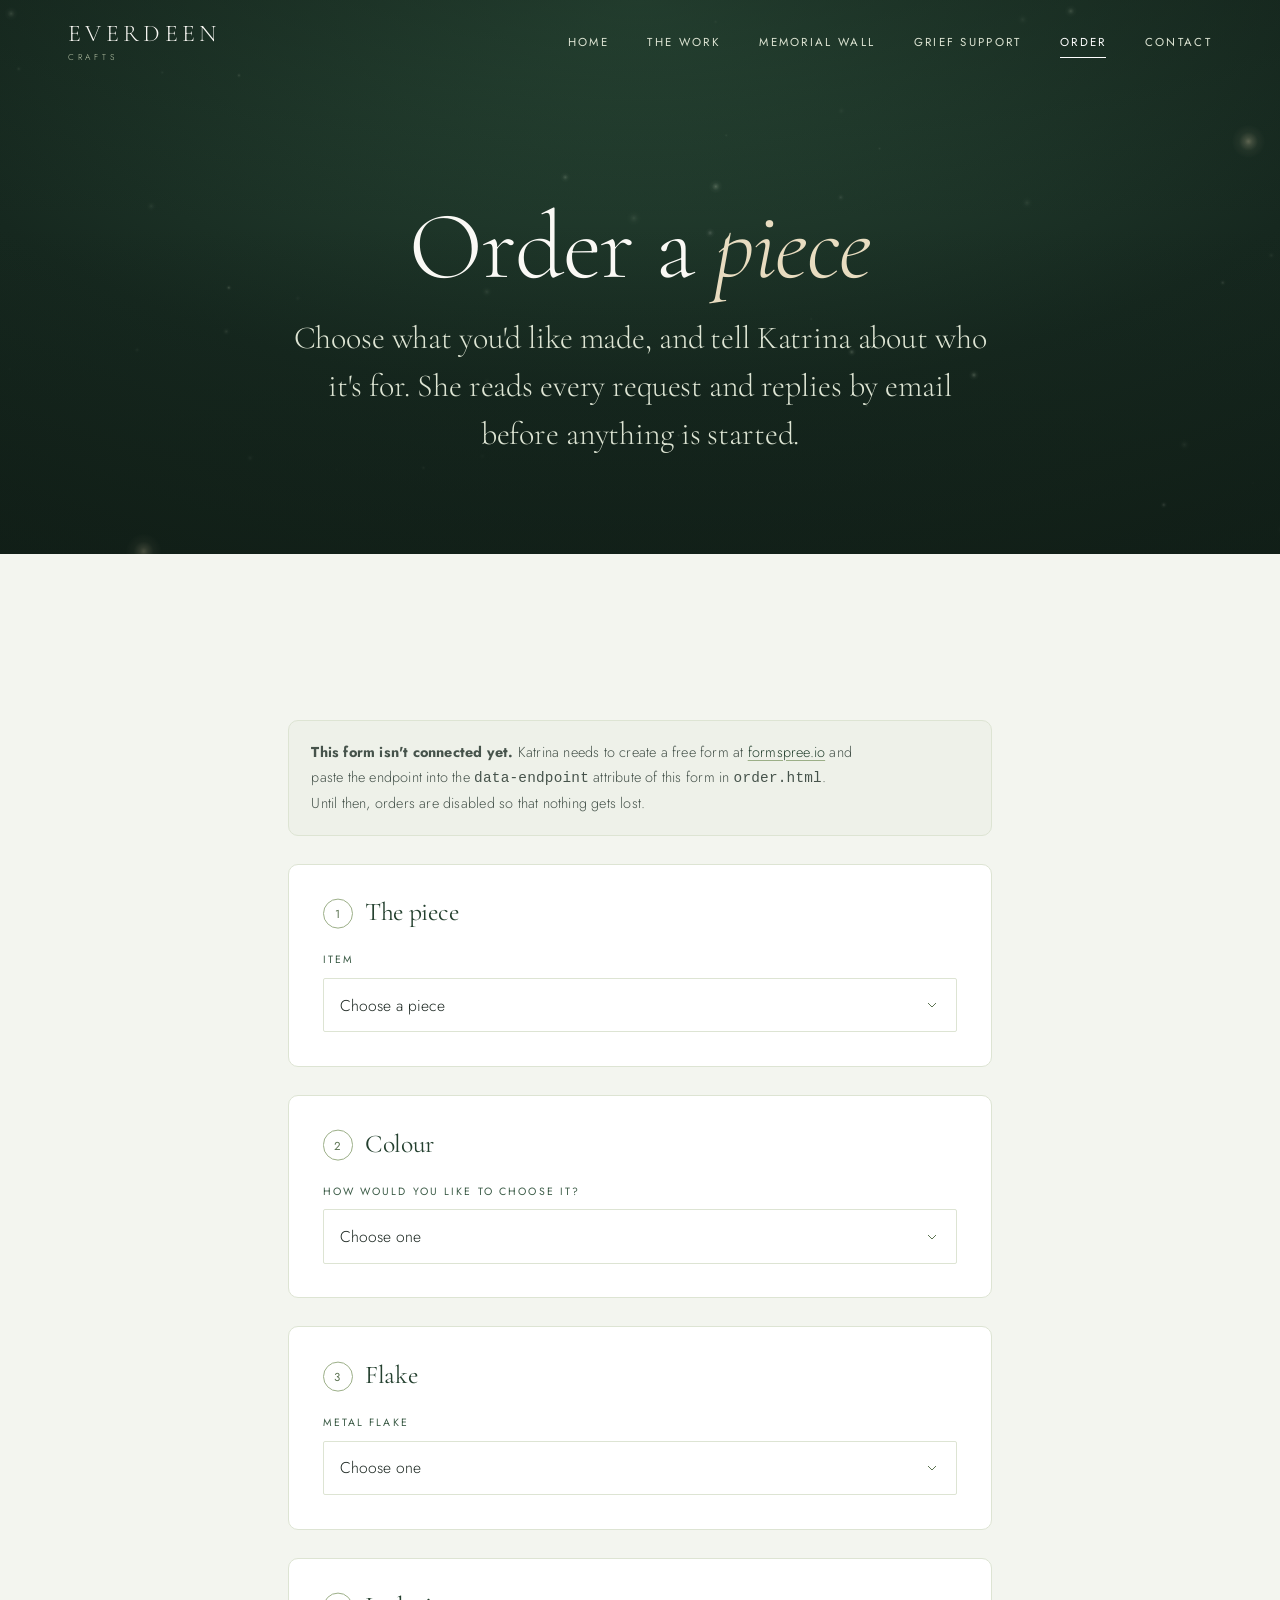
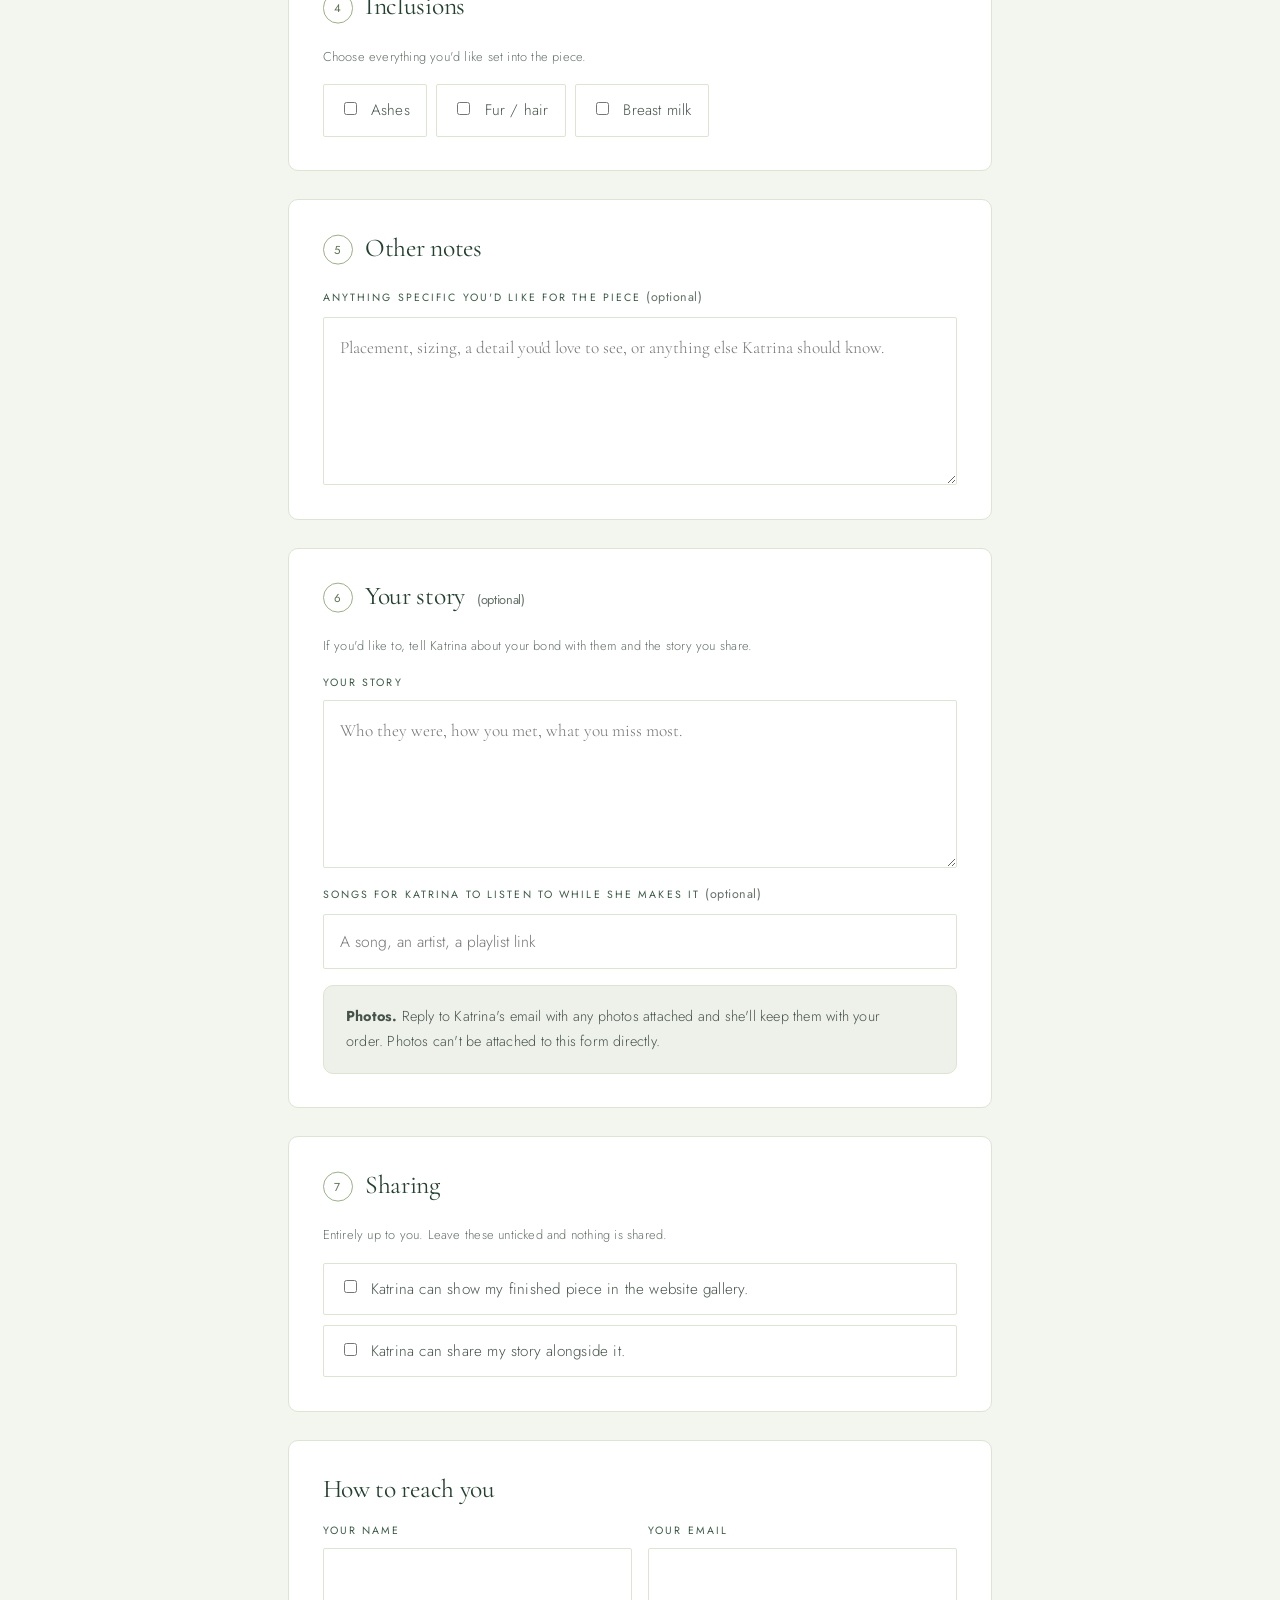
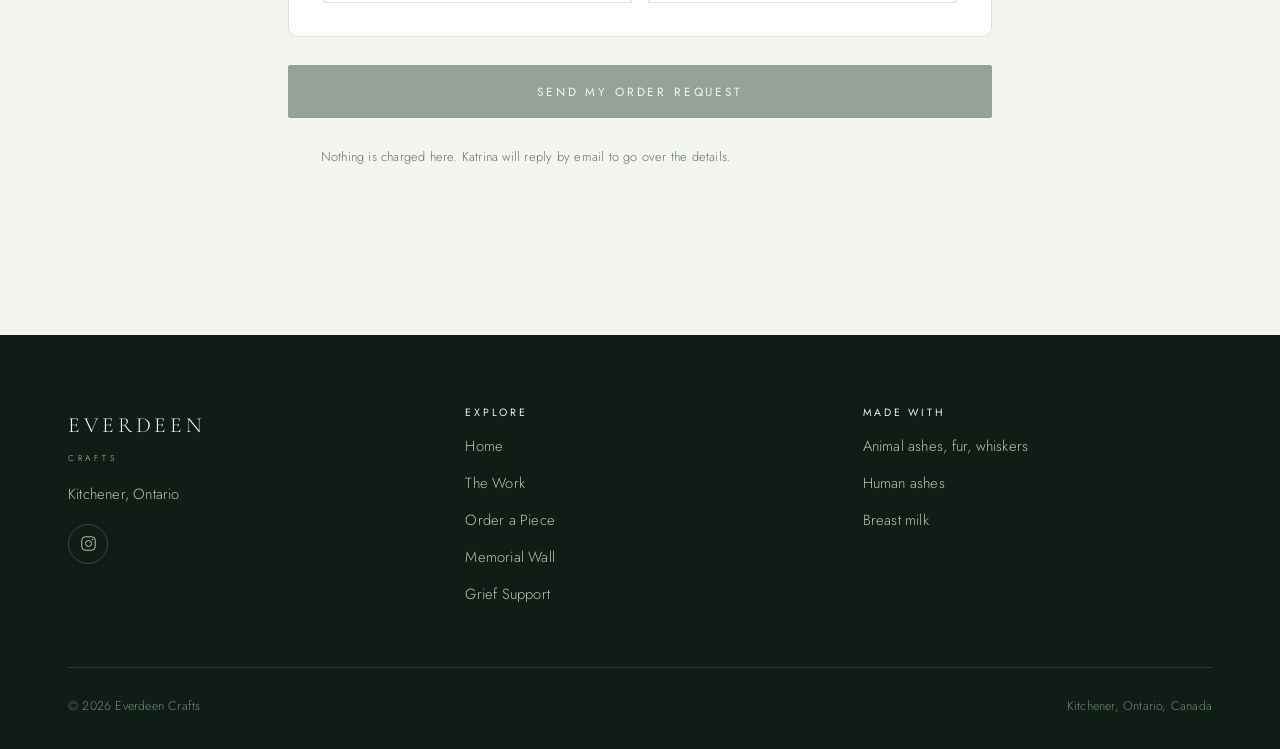
<file: order.html>
<!DOCTYPE html>
<html lang="en">
<head>
<meta charset="utf-8">
<meta name="viewport" content="width=device-width, initial-scale=1">
<title>Order a Piece | Everdeen Crafts</title>
<meta name="description" content="Request a memorial resin piece from Everdeen Crafts. Choose your piece, colour, flake and inclusions, and tell Katrina their story.">
<meta name="theme-color" content="#16281f">
<link rel="icon" href="assets/img/favicon.svg" type="image/svg+xml">
<link rel="preconnect" href="https://fonts.googleapis.com">
<link rel="preconnect" href="https://fonts.gstatic.com" crossorigin>
<link href="https://fonts.googleapis.com/css2?family=Cormorant+Garamond:ital,wght@0,300;0,400;0,500;1,300;1,400&family=Jost:wght@200;300;400&display=swap" rel="stylesheet">
<link rel="stylesheet" href="assets/css/style.css">
</head>
<body>

<a class="sr-only" href="#main">Skip to content</a>

<header class="nav">
  <div class="nav__inner">
    <a class="brand" href="index.html">
      <span class="brand__name">Everdeen</span>
      <span class="brand__sub">Crafts</span>
    </a>
    <button class="nav__toggle" type="button" aria-label="Menu" aria-expanded="false">
      <span></span><span></span><span></span>
    </button>
    <nav class="nav__links" aria-label="Main">
      <a class="nav__link" href="index.html">Home</a>
      <a class="nav__link" href="gallery.html">The Work</a>
      <a class="nav__link" href="memorial.html">Memorial Wall</a>
      <a class="nav__link" href="resources.html">Grief Support</a>
      <a class="nav__link" href="order.html" aria-current="page">Order</a>
      <a class="nav__link" href="index.html#contact">Contact</a>
    </nav>
  </div>
</header>

<main id="main">

<section class="pagehead">
  <canvas class="pagehead__canvas" data-particles="sparse" aria-hidden="true"></canvas>
  <div class="shell shell--narrow">
    <h1>Order a <em>piece</em></h1>
    <p class="lede">
      Choose what you'd like made, and tell Katrina about who it's for.
      She reads every request and replies by email before anything is started.
    </p>
  </div>
</section>

<section class="section section--mist">
  <div class="shell shell--narrow">

    <!-- Shown only while the form endpoint is still unset. -->
    <div class="form-note" data-setup-notice style="display:none;margin-bottom:var(--gap)">
      <p>
        <strong>This form isn't connected yet.</strong>
        Katrina needs to create a free form at
        <a href="https://formspree.io" target="_blank" rel="noopener noreferrer">formspree.io</a>
        and paste the endpoint into the <code>data-endpoint</code> attribute of this form in
        <code>order.html</code>. Until then, orders are disabled so that nothing gets lost.
      </p>
    </div>

    <!-- KATRINA: data-uploads="off" hides the photo upload boxes and asks people
         to reply to your email with photos instead. Formspree only accepts
         attached files on a paid plan. Once you have one, change it to "on". -->
    <form class="form order"
          data-order-form
          data-endpoint="https://formspree.io/f/YOUR_FORM_ID"
          data-uploads="off"
          method="POST"
          enctype="multipart/form-data"
          novalidate>

      <!-- Spam trap, hidden from people -->
      <div class="gate" aria-hidden="true">
        <label>Leave this empty <input type="text" name="_gotcha" tabindex="-1" autocomplete="off"></label>
      </div>

      <input type="hidden" name="_subject" value="New order request">

      <!-- ===== 1. The piece ===== -->
      <div class="step" role="group" aria-labelledby="step-1">
        <h2 class="step__title" id="step-1"><span class="step__num">1</span> The piece</h2>

        <div class="field">
          <label class="label" for="item">Item</label>
          <select class="select" id="item" name="item" required>
            <option value="" selected disabled>Choose a piece</option>
            <optgroup label="Beads and pendants">
              <option>Bead</option>
              <option>Tear drop necklace pendant</option>
              <option>Small tear drop necklace pendant</option>
              <option>Circle necklace pendant</option>
              <option>Cat frame pendant</option>
              <option>Dog frame pendant</option>
              <option>Paw print pendant</option>
            </optgroup>
            <optgroup label="Rings">
              <option data-ring="gem-size">Ring: 14k gold filled with gem</option>
              <option data-ring>Ring: sterling silver with crystal inclusions</option>
              <option data-ring>Ring: sterling silver with two gems</option>
            </optgroup>
          </select>
        </div>

        <div class="field field--row" data-show="ring" hidden>
          <div class="field" data-show="gem-size" hidden>
            <label class="label" for="gem_size">Gem size</label>
            <select class="select" id="gem_size" name="gem_size">
              <option>4mm</option>
              <option>5mm</option>
              <option>6mm</option>
              <option>7mm</option>
              <option>8mm</option>
            </select>
          </div>
          <div class="field">
            <label class="label" for="ring_size">Ring size <span>(if you know it)</span></label>
            <input class="input" id="ring_size" name="ring_size" type="text" placeholder="e.g. 7" autocomplete="off">
          </div>
        </div>
      </div>

      <!-- ===== 2. Colour ===== -->
      <div class="step" role="group" aria-labelledby="step-2">
        <h2 class="step__title" id="step-2"><span class="step__num">2</span> Colour</h2>

        <div class="field">
          <label class="label" for="colour_choice">How would you like to choose it?</label>
          <select class="select" id="colour_choice" name="colour_choice" required>
            <option value="" selected disabled>Choose one</option>
            <option value="Colour wheel">Pick a colour from the colour wheel</option>
            <option value="Fur match">Match it to their fur</option>
            <option value="Picture of a colour or pattern">Send me a picture of a colour or pattern</option>
          </select>
        </div>

        <div class="field" data-show="wheel" hidden>
          <label class="label" for="colour">Your colour</label>
          <div class="swatch">
            <input class="swatch__picker" id="colour" name="colour" type="color" value="#9caf88">
            <output class="swatch__value" for="colour" data-colour-value>#9CAF88</output>
          </div>
        </div>

        <p class="hint" data-show="fur" hidden>
          Include a little extra fur with what you send, or a clear photo of their coat, and Katrina will match the shade.
        </p>

        <div class="field" data-show="picture" hidden>
          <div data-upload>
            <label class="label" for="colour_photo">Your picture</label>
            <input class="input input--file" id="colour_photo" name="colour_photo" type="file" accept="image/*">
          </div>
          <p class="hint" data-upload-fallback>
            Reply to Katrina's email with the picture attached and she'll work from that.
          </p>
        </div>
      </div>

      <!-- ===== 3. Flake ===== -->
      <div class="step" role="group" aria-labelledby="step-3">
        <h2 class="step__title" id="step-3"><span class="step__num">3</span> Flake</h2>

        <div class="field">
          <label class="label" for="flake">Metal flake</label>
          <select class="select" id="flake" name="flake" required>
            <option value="" selected disabled>Choose one</option>
            <option>Gold</option>
            <option>Silver</option>
            <option>Rose gold</option>
            <option>No flake</option>
          </select>
        </div>
      </div>

      <!-- ===== 4. Inclusions ===== -->
      <div class="step" role="group" aria-labelledby="step-4">
        <h2 class="step__title" id="step-4"><span class="step__num">4</span> Inclusions</h2>
        <p class="hint">Choose everything you'd like set into the piece.</p>

        <div class="checks" data-inclusions>
          <label class="check"><input type="checkbox" name="inclusions" value="Ashes"><span>Ashes</span></label>
          <label class="check"><input type="checkbox" name="inclusions" value="Fur / hair"><span>Fur / hair</span></label>
          <label class="check"><input type="checkbox" name="inclusions" value="Breast milk"><span>Breast milk</span></label>
        </div>
      </div>

      <!-- ===== 5. Other notes ===== -->
      <div class="step" role="group" aria-labelledby="step-5">
        <h2 class="step__title" id="step-5"><span class="step__num">5</span> Other notes</h2>

        <div class="field">
          <label class="label" for="notes">Anything specific you'd like for the piece <span>(optional)</span></label>
          <textarea class="textarea" id="notes" name="notes"
                    placeholder="Placement, sizing, a detail you'd love to see, or anything else Katrina should know."></textarea>
        </div>
      </div>

      <!-- ===== 6. Your story ===== -->
      <div class="step" role="group" aria-labelledby="step-6">
        <h2 class="step__title" id="step-6"><span class="step__num">6</span> Your story <span class="step__opt">(optional)</span></h2>
        <p class="hint">
          If you'd like to, tell Katrina about your bond with them and the story you share.
        </p>

        <div class="field">
          <label class="label" for="story">Your story</label>
          <textarea class="textarea" id="story" name="story"
                    placeholder="Who they were, how you met, what you miss most."></textarea>
        </div>

        <div class="field">
          <label class="label" for="songs">Songs for Katrina to listen to while she makes it <span>(optional)</span></label>
          <input class="input" id="songs" name="songs" type="text" autocomplete="off"
                 placeholder="A song, an artist, a playlist link">
        </div>

        <div class="field" data-upload>
          <label class="label" for="photos">Photos <span>(optional)</span></label>
          <input class="input input--file" id="photos" name="photos" type="file" accept="image/*" multiple>
        </div>
        <div class="form-note" data-upload-fallback>
          <p>
            <strong>Photos.</strong> Reply to Katrina's email with any photos attached and she'll keep them
            with your order. Photos can't be attached to this form directly.
          </p>
        </div>
      </div>

      <!-- ===== 7. Sharing ===== -->
      <div class="step" role="group" aria-labelledby="step-7">
        <h2 class="step__title" id="step-7"><span class="step__num">7</span> Sharing</h2>
        <p class="hint">Entirely up to you. Leave these unticked and nothing is shared.</p>

        <div class="checks checks--stack">
          <label class="check">
            <input type="checkbox" name="gallery_consent" value="Yes">
            <span>Katrina can show my finished piece in the website gallery.</span>
          </label>
          <label class="check">
            <input type="checkbox" name="story_consent" value="Yes">
            <span>Katrina can share my story alongside it.</span>
          </label>
        </div>
      </div>

      <!-- ===== Contact ===== -->
      <div class="step" role="group" aria-labelledby="step-8">
        <h2 class="step__title" id="step-8">How to reach you</h2>

        <div class="field field--row">
          <div class="field">
            <label class="label" for="name">Your name</label>
            <input class="input" id="name" name="name" type="text" required autocomplete="name">
          </div>
          <div class="field">
            <label class="label" for="email">Your email</label>
            <input class="input" id="email" name="email" type="email" required autocomplete="email">
          </div>
        </div>
      </div>

      <div class="form-status" data-status role="status" aria-live="polite"></div>

      <button class="btn btn--solid btn--full" type="submit"><span>Send my order request</span></button>
      <p class="hint" style="text-align:center">
        Nothing is charged here. Katrina will reply by email to go over the details.
      </p>
    </form>
  </div>
</section>

</main>

<footer class="footer">
  <div class="shell">
    <div class="footer__top">
      <div class="footer__brand">
        <span class="brand__name">Everdeen</span>
        <span class="brand__sub">Crafts</span>
        <p style="margin-top:var(--gap-sm)">Kitchener, Ontario</p>
        <div class="footer__social">
          <a href="https://www.instagram.com/everdeencrafts" target="_blank" rel="noopener noreferrer" aria-label="Instagram">
            <svg viewBox="0 0 24 24" fill="none" stroke="currentColor" stroke-width="1.4">
              <rect x="2.5" y="2.5" width="19" height="19" rx="5"/>
              <circle cx="12" cy="12" r="4.2"/>
              <circle cx="17.6" cy="6.4" r="1.1" fill="currentColor" stroke="none"/>
            </svg>
          </a>
        </div>
      </div>
      <div>
        <h4>Explore</h4>
        <ul class="footer__links">
          <li><a href="index.html">Home</a></li>
          <li><a href="gallery.html">The Work</a></li>
          <li><a href="order.html">Order a Piece</a></li>
          <li><a href="memorial.html">Memorial Wall</a></li>
          <li><a href="resources.html">Grief Support</a></li>
        </ul>
      </div>
      <div>
        <h4>Made with</h4>
        <ul class="footer__links">
          <li>Animal ashes, fur, whiskers</li>
          <li>Human ashes</li>
          <li>Breast milk</li>
        </ul>
      </div>
    </div>
    <div class="footer__base">
      <span>&copy; <span data-year>2026</span> Everdeen Crafts</span>
      <span>Kitchener, Ontario, Canada</span>
    </div>
  </div>
</footer>

<script src="assets/js/particles.js" defer></script>
<script src="assets/js/site.js" defer></script>
<script src="assets/js/order.js" defer></script>
</body>
</html>
</file>
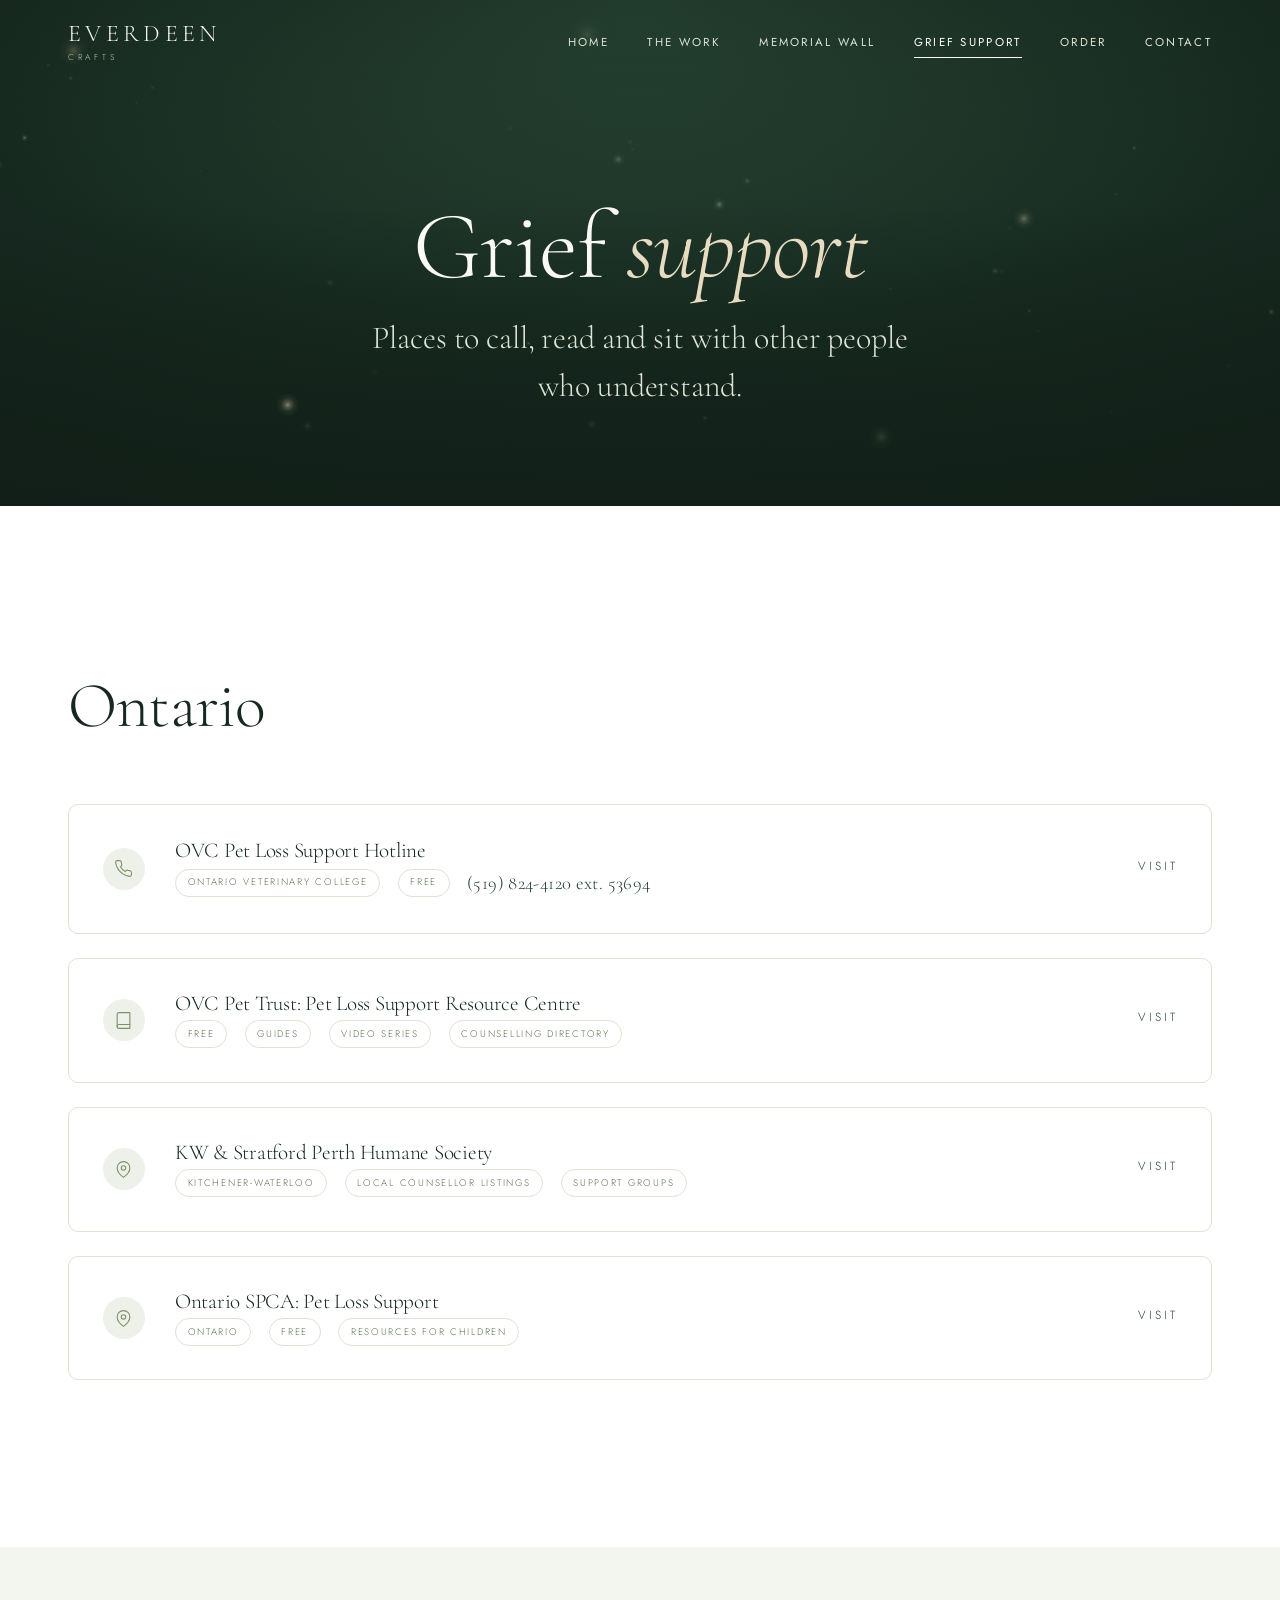
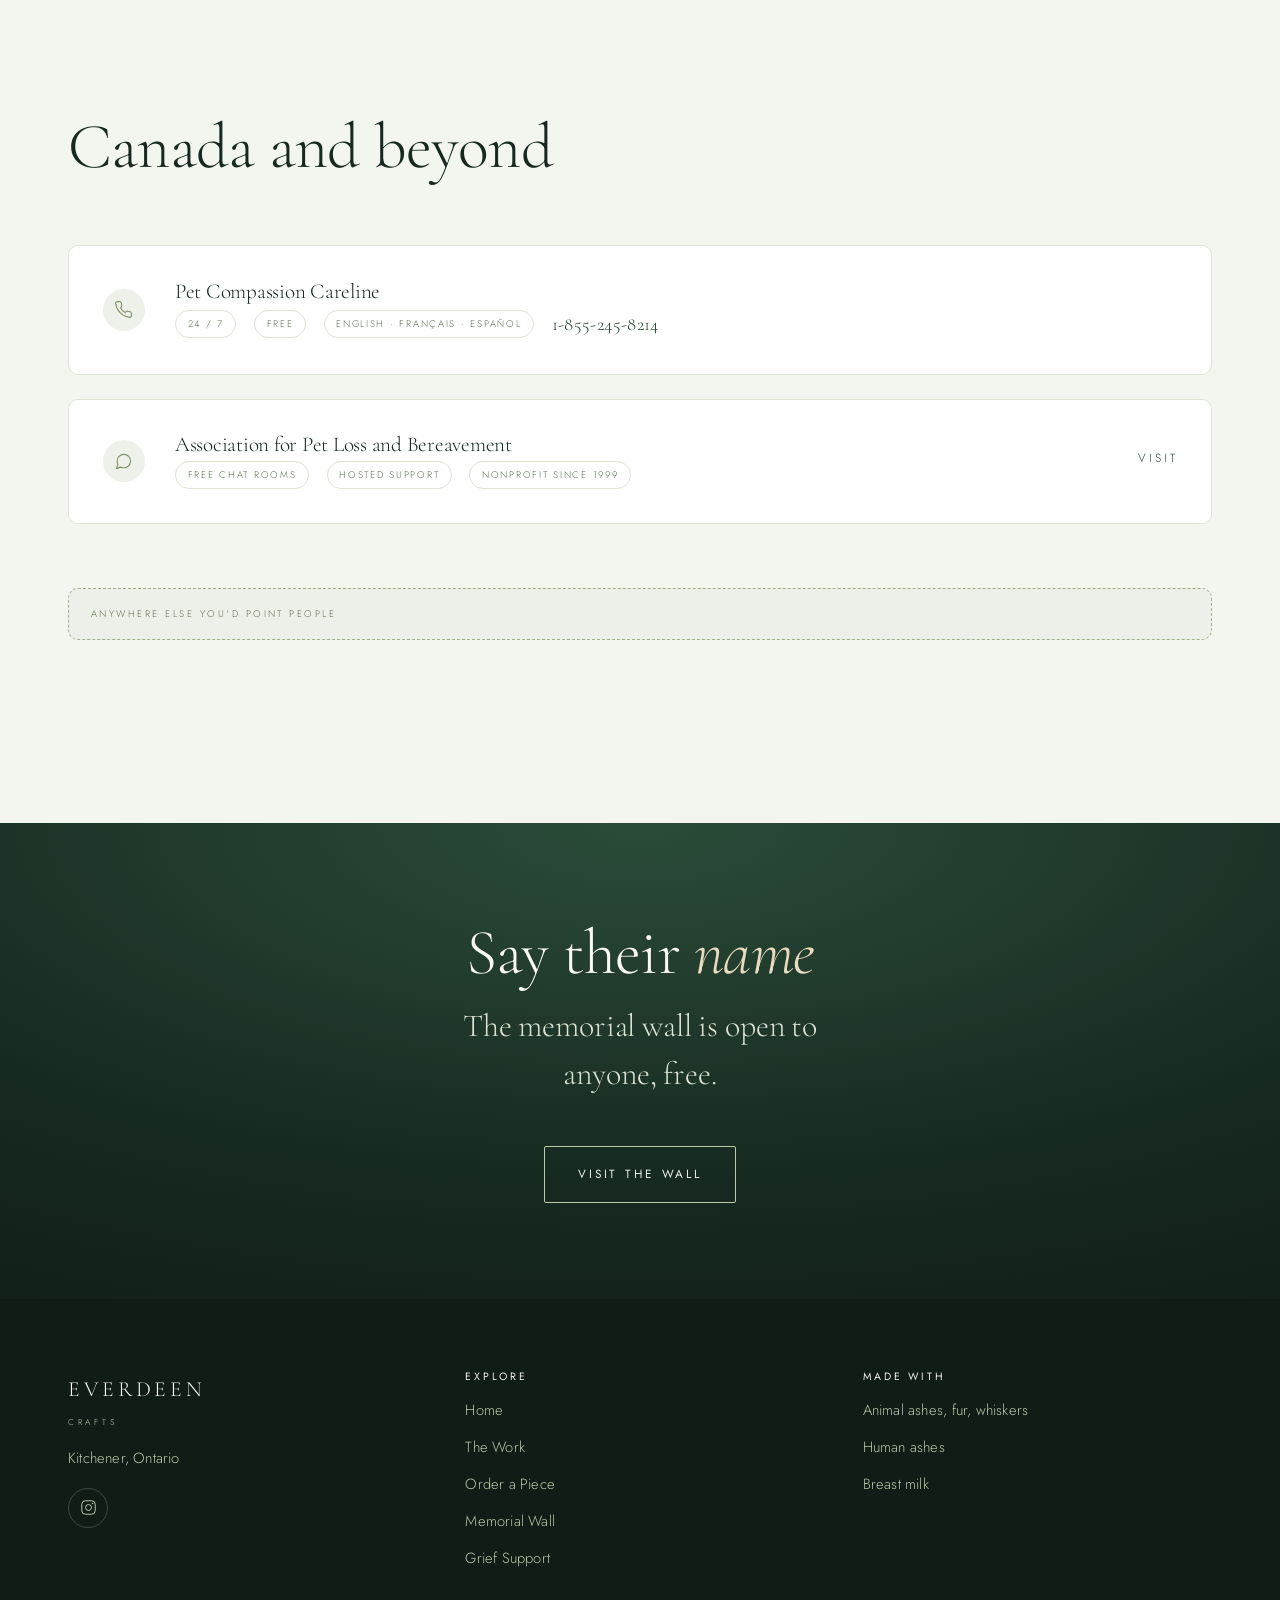
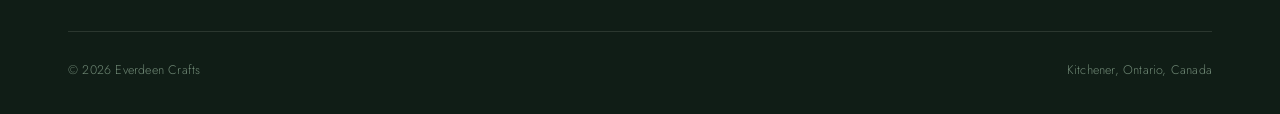
<file: resources.html>
<!DOCTYPE html>
<html lang="en">
<head>
<meta charset="utf-8">
<meta name="viewport" content="width=device-width, initial-scale=1">
<title>Grief Support | Everdeen Crafts</title>
<meta name="description" content="Free pet loss grief support: hotlines, support groups and counselling in Ontario and across Canada.">
<meta name="theme-color" content="#16281f">
<link rel="icon" href="assets/img/favicon.svg" type="image/svg+xml">
<link rel="preconnect" href="https://fonts.googleapis.com">
<link rel="preconnect" href="https://fonts.gstatic.com" crossorigin>
<link href="https://fonts.googleapis.com/css2?family=Cormorant+Garamond:ital,wght@0,300;0,400;0,500;1,300;1,400&family=Jost:wght@200;300;400&display=swap" rel="stylesheet">
<link rel="stylesheet" href="assets/css/style.css">
</head>
<body>

<a class="sr-only" href="#main">Skip to content</a>

<header class="nav">
  <div class="nav__inner">
    <a class="brand" href="index.html">
      <span class="brand__name">Everdeen</span>
      <span class="brand__sub">Crafts</span>
    </a>
    <button class="nav__toggle" type="button" aria-label="Menu" aria-expanded="false">
      <span></span><span></span><span></span>
    </button>
    <nav class="nav__links" aria-label="Main">
      <a class="nav__link" href="index.html">Home</a>
      <a class="nav__link" href="gallery.html">The Work</a>
      <a class="nav__link" href="memorial.html">Memorial Wall</a>
      <a class="nav__link" href="resources.html" aria-current="page">Grief Support</a>
      <a class="nav__link" href="order.html">Order</a>
      <a class="nav__link" href="index.html#contact">Contact</a>
    </nav>
  </div>
</header>

<main id="main">

<section class="pagehead">
  <canvas class="pagehead__canvas" data-particles="sparse" aria-hidden="true"></canvas>
  <div class="shell shell--narrow">
    <h1>Grief <em>support</em></h1>
    <p class="lede">
      Places to call, read and sit with other people who understand.
    </p>
  </div>
</section>

<!-- ================= ONTARIO ================= -->
<section class="section section--white">
  <div class="shell">
    <div class="section-head">
      <h2>Ontario</h2>
    </div>

    <div class="resources">

      <article class="resource">
        <div class="resource__mark" aria-hidden="true">
          <svg viewBox="0 0 24 24" fill="none" stroke="currentColor" stroke-width="1.4" stroke-linecap="round" stroke-linejoin="round">
            <path d="M22 16.9v3a2 2 0 0 1-2.2 2 19.8 19.8 0 0 1-8.6-3.1 19.5 19.5 0 0 1-6-6A19.8 19.8 0 0 1 2.1 4.2 2 2 0 0 1 4.1 2h3a2 2 0 0 1 2 1.7c.1 1 .4 1.9.7 2.8a2 2 0 0 1-.5 2.1L8.1 9.9a16 16 0 0 0 6 6l1.3-1.3a2 2 0 0 1 2.1-.4c.9.3 1.8.6 2.8.7a2 2 0 0 1 1.7 2Z"/>
          </svg>
        </div>
        <div>
          <h3>OVC Pet Loss Support Hotline</h3>
          <div class="resource__meta">
            <span class="resource__tag">Ontario Veterinary College</span>
            <span class="resource__tag">Free</span>
            <a class="resource__tel" href="tel:+15198244120">(519) 824-4120 ext. 53694</a>
          </div>
        </div>
        <a class="link-quiet resource__go" href="https://petloss.ovc.uoguelph.ca/" target="_blank" rel="noopener noreferrer">Visit</a>
      </article>

      <article class="resource">
        <div class="resource__mark" aria-hidden="true">
          <svg viewBox="0 0 24 24" fill="none" stroke="currentColor" stroke-width="1.4" stroke-linecap="round" stroke-linejoin="round">
            <path d="M4 19.5A2.5 2.5 0 0 1 6.5 17H20"/>
            <path d="M6.5 2H20v20H6.5A2.5 2.5 0 0 1 4 19.5v-15A2.5 2.5 0 0 1 6.5 2Z"/>
          </svg>
        </div>
        <div>
          <h3>OVC Pet Trust: Pet Loss Support Resource Centre</h3>
          <div class="resource__meta">
            <span class="resource__tag">Free</span>
            <span class="resource__tag">Guides</span>
            <span class="resource__tag">Video series</span>
            <span class="resource__tag">Counselling directory</span>
          </div>
        </div>
        <a class="link-quiet resource__go" href="https://pettrust.ca/pet-loss-support/" target="_blank" rel="noopener noreferrer">Visit</a>
      </article>

      <article class="resource">
        <div class="resource__mark" aria-hidden="true">
          <svg viewBox="0 0 24 24" fill="none" stroke="currentColor" stroke-width="1.4" stroke-linecap="round" stroke-linejoin="round">
            <path d="M20 10c0 6-8 12-8 12s-8-6-8-12a8 8 0 0 1 16 0Z"/>
            <circle cx="12" cy="10" r="2.8"/>
          </svg>
        </div>
        <div>
          <h3>KW &amp; Stratford Perth Humane Society</h3>
          <div class="resource__meta">
            <span class="resource__tag">Kitchener-Waterloo</span>
            <span class="resource__tag">Local counsellor listings</span>
            <span class="resource__tag">Support groups</span>
          </div>
        </div>
        <a class="link-quiet resource__go" href="https://kwsphumane.ca/pet-loss-support" target="_blank" rel="noopener noreferrer">Visit</a>
      </article>

      <article class="resource">
        <div class="resource__mark" aria-hidden="true">
          <svg viewBox="0 0 24 24" fill="none" stroke="currentColor" stroke-width="1.4" stroke-linecap="round" stroke-linejoin="round">
            <path d="M20 10c0 6-8 12-8 12s-8-6-8-12a8 8 0 0 1 16 0Z"/>
            <circle cx="12" cy="10" r="2.8"/>
          </svg>
        </div>
        <div>
          <h3>Ontario SPCA: Pet Loss Support</h3>
          <div class="resource__meta">
            <span class="resource__tag">Ontario</span>
            <span class="resource__tag">Free</span>
            <span class="resource__tag">Resources for children</span>
          </div>
        </div>
        <a class="link-quiet resource__go" href="https://ontariospca.ca/services/pet-loss-support/" target="_blank" rel="noopener noreferrer">Visit</a>
      </article>

    </div>
  </div>
</section>

<!-- ================= WIDER ================= -->
<section class="section section--mist">
  <div class="shell">
    <div class="section-head">
      <h2>Canada and beyond</h2>
    </div>

    <div class="resources">

      <article class="resource">
        <div class="resource__mark" aria-hidden="true">
          <svg viewBox="0 0 24 24" fill="none" stroke="currentColor" stroke-width="1.4" stroke-linecap="round" stroke-linejoin="round">
            <path d="M22 16.9v3a2 2 0 0 1-2.2 2 19.8 19.8 0 0 1-8.6-3.1 19.5 19.5 0 0 1-6-6A19.8 19.8 0 0 1 2.1 4.2 2 2 0 0 1 4.1 2h3a2 2 0 0 1 2 1.7c.1 1 .4 1.9.7 2.8a2 2 0 0 1-.5 2.1L8.1 9.9a16 16 0 0 0 6 6l1.3-1.3a2 2 0 0 1 2.1-.4c.9.3 1.8.6 2.8.7a2 2 0 0 1 1.7 2Z"/>
          </svg>
        </div>
        <div>
          <h3>Pet Compassion Careline</h3>
          <div class="resource__meta">
            <span class="resource__tag">24 / 7</span>
            <span class="resource__tag">Free</span>
            <span class="resource__tag">English · Français · Español</span>
            <a class="resource__tel" href="tel:+18552458214">1-855-245-8214</a>
          </div>
        </div>
      </article>

      <article class="resource">
        <div class="resource__mark" aria-hidden="true">
          <svg viewBox="0 0 24 24" fill="none" stroke="currentColor" stroke-width="1.4" stroke-linecap="round" stroke-linejoin="round">
            <path d="M21 11.5a8.4 8.4 0 0 1-9 8.4 9 9 0 0 1-3.7-.8L3 21l1.9-5.2A8.4 8.4 0 0 1 4 11.5 8.4 8.4 0 0 1 12.5 3 8.4 8.4 0 0 1 21 11.5Z"/>
          </svg>
        </div>
        <div>
          <h3>Association for Pet Loss and Bereavement</h3>
          <div class="resource__meta">
            <span class="resource__tag">Free chat rooms</span>
            <span class="resource__tag">Hosted support</span>
            <span class="resource__tag">Nonprofit since 1999</span>
          </div>
        </div>
        <a class="link-quiet resource__go" href="https://aplb.org/" target="_blank" rel="noopener noreferrer">Visit</a>
      </article>

    </div>

    <!-- KATRINA: if you know other places worth listing, add them here. -->
    <div class="placeholder" data-slot="Anywhere else you'd point people" style="margin-top:clamp(2.5rem,5vw,4rem);max-width:none"></div>
  </div>
</section>

<!-- ================= BACK TO WALL ================= -->
<section class="section section--tight band">
  <canvas class="band__canvas" data-particles="band" aria-hidden="true"></canvas>
  <div class="shell shell--narrow">
    <h2>Say their <em>name</em></h2>
    <p class="lede" style="max-width:32ch;margin-inline:auto">
      The memorial wall is open to anyone, free.
    </p>
    <div class="hero__actions" style="margin-top:clamp(2rem,4vw,3rem)">
      <a class="btn btn--light" href="memorial.html"><span>Visit the wall</span></a>
    </div>
  </div>
</section>

</main>

<footer class="footer">
  <div class="shell">
    <div class="footer__top">
      <div class="footer__brand">
        <span class="brand__name">Everdeen</span>
        <span class="brand__sub">Crafts</span>
        <p style="margin-top:var(--gap-sm)">Kitchener, Ontario</p>
        <div class="footer__social">
          <a href="https://www.instagram.com/everdeencrafts" target="_blank" rel="noopener noreferrer" aria-label="Instagram">
            <svg viewBox="0 0 24 24" fill="none" stroke="currentColor" stroke-width="1.4">
              <rect x="2.5" y="2.5" width="19" height="19" rx="5"/>
              <circle cx="12" cy="12" r="4.2"/>
              <circle cx="17.6" cy="6.4" r="1.1" fill="currentColor" stroke="none"/>
            </svg>
          </a>
        </div>
      </div>
      <div>
        <h4>Explore</h4>
        <ul class="footer__links">
          <li><a href="index.html">Home</a></li>
          <li><a href="gallery.html">The Work</a></li>
          <li><a href="order.html">Order a Piece</a></li>
          <li><a href="memorial.html">Memorial Wall</a></li>
          <li><a href="resources.html">Grief Support</a></li>
        </ul>
      </div>
      <div>
        <h4>Made with</h4>
        <ul class="footer__links">
          <li>Animal ashes, fur, whiskers</li>
          <li>Human ashes</li>
          <li>Breast milk</li>
        </ul>
      </div>
    </div>
    <div class="footer__base">
      <span>&copy; <span data-year>2026</span> Everdeen Crafts</span>
      <span>Kitchener, Ontario, Canada</span>
    </div>
  </div>
</footer>

<script src="assets/js/particles.js" defer></script>
<script src="assets/js/site.js" defer></script>
</body>
</html>
</file>
<file: assets/css/style.css>
/* =========================================================
   Everdeen Crafts
   Palette: sage base, forest depth, white space, faint gold light
   ========================================================= */

/* ---------- Tokens ---------- */
:root {
  /* Forest */
  --forest-deepest: #101d16;
  --forest-deep:    #16281f;
  --forest:         #24402f;
  --forest-mid:     #3a5a45;
  /* Lightened from #55735f: the old value read at 3.31:1 on the footer. */
  --forest-soft:    #6f8875;

  /* Sage */
  --sage-deep:  #7e9268;
  --sage:       #9caf88;
  --sage-light: #bcc9ac;
  --sage-pale:  #dde4d3;
  --sage-mist:  #eef1e9;
  /* The sage hue carried far enough into the forest to be legible as small
     text on any light surface. Decoration keeps --sage-deep; words use this. */
  --sage-ink:   #5c7352;

  /* Light */
  --white: #ffffff;
  --cream: #faf9f5;
  --mist:  #f3f5ef;

  /* Light in the trees */
  --gold:      #d9c89e;
  --gold-soft: #e8dcc0;

  /* Ink. Two text weights, both clearing 4.5:1 on cream, white and mist.
     A third, fainter step cannot exist at this floor, so borders use sage. */
  --ink:      #1b2620;
  --ink-soft: #46534b;
  --ink-mute: #637068;

  /* Type */
  --serif: "Cormorant Garamond", "Cormorant", Georgia, "Times New Roman", serif;
  --sans:  "Jost", "Avenir Next", "Segoe UI", system-ui, -apple-system, sans-serif;

  /* Space */
  --gap-xs: 0.5rem;
  --gap-sm: 1rem;
  --gap:    1.75rem;
  --gap-md: 3rem;
  --gap-lg: 6rem;
  --gap-xl: 9rem;

  --measure: 68ch;
  --shell: 1240px;
  --shell-narrow: 800px;

  --radius: 2px;
  --radius-soft: 10px;

  --ease: cubic-bezier(0.22, 0.61, 0.36, 1);
  --ease-out: cubic-bezier(0.16, 1, 0.3, 1);
  --ease-expo: cubic-bezier(0.19, 1, 0.22, 1);

  --nav-h: 84px;
}

/* ---------- Reset ---------- */
*, *::before, *::after { box-sizing: border-box; }

html {
  -webkit-text-size-adjust: 100%;
  scroll-behavior: smooth;
  /* The parts nobody draws still belong to the design. */
  scrollbar-color: var(--sage) var(--mist);
  scrollbar-width: thin;
  accent-color: var(--forest);
  caret-color: var(--forest);
}

body {
  margin: 0;
  font-family: var(--sans);
  font-weight: 300;
  font-size: 1.0625rem;
  line-height: 1.75;
  letter-spacing: 0.012em;
  color: var(--ink-soft);
  background: var(--cream);
  -webkit-font-smoothing: antialiased;
  -moz-osx-font-smoothing: grayscale;
  overflow-x: hidden;
}

img, svg, canvas { display: block; max-width: 100%; }
img { height: auto; }

h1, h2, h3, h4 {
  font-family: var(--serif);
  font-weight: 300;
  color: var(--forest-deep);
  line-height: 1.06;
  letter-spacing: -0.012em;
  margin: 0 0 var(--gap-sm);
  text-wrap: balance;
}

h1 { font-size: clamp(3.25rem, 9vw, 6rem); }
h2 { font-size: clamp(2.5rem, 6vw, 4rem); }
h3 { font-size: clamp(1.75rem, 3.2vw, 2.5rem); line-height: 1.1; }
h4 { font-size: 1.1rem; letter-spacing: 0; }

p { margin: 0 0 var(--gap-sm); max-width: var(--measure); }

a { color: var(--forest); text-decoration: none; transition: color 0.35s var(--ease); }
a:hover { color: var(--sage-ink); }

/* Prose links keep their underline, seated properly off the baseline. */
.prose a, .crisis a, .form-note a {
  text-decoration: underline;
  text-decoration-thickness: 1px;
  text-underline-offset: 0.22em;
  text-decoration-color: var(--sage);
}
.prose a:hover, .form-note a:hover { text-decoration-color: currentColor; }

ul { margin: 0; padding: 0; list-style: none; }

:focus-visible {
  outline: 2px solid var(--forest);
  outline-offset: 3px;
  border-radius: var(--radius);
}
.hero :focus-visible, .band :focus-visible, .pagehead :focus-visible, .footer :focus-visible {
  outline-color: var(--gold);
}

::selection { background: var(--sage-pale); color: var(--forest-deep); }

::-webkit-scrollbar { width: 11px; height: 11px; }
::-webkit-scrollbar-track { background: var(--mist); }
::-webkit-scrollbar-thumb {
  background: var(--sage);
  border-radius: 99px;
  border: 3px solid var(--mist);
}
::-webkit-scrollbar-thumb:hover { background: var(--sage-ink); }

/* ---------- Utility ---------- */
.shell {
  width: 100%;
  max-width: var(--shell);
  margin-inline: auto;
  padding-inline: clamp(1.35rem, 5vw, 3rem);
}
.shell--narrow { max-width: var(--shell-narrow); }

/* No eyebrows. A heading that needs a label above it is not finished. */

.lede {
  font-family: var(--serif);
  font-size: clamp(1.4rem, 2.6vw, 2rem);
  line-height: 1.5;
  color: var(--forest-mid);
  font-weight: 300;
  letter-spacing: -0.004em;
  text-wrap: pretty;
}

.section { padding-block: clamp(5.5rem, 13vw, 11rem); }
.section--tight { padding-block: clamp(3.5rem, 8vw, var(--gap-lg)); }
.section--mist { background: var(--mist); }
.section--white { background: var(--white); }

/* A light section that still has pollen moving through it. */
.section--drift { position: relative; isolation: isolate; overflow: hidden; }
.section__canvas {
  position: absolute;
  inset: 0;
  width: 100%;
  height: 100%;
  z-index: 0;
  pointer-events: none;
}
.section--drift > .shell { position: relative; z-index: 1; }

/* More air above a heading than below it. */
.section-head { margin-bottom: clamp(2.5rem, 5vw, 4.5rem); }
.section-head--center { text-align: center; }
.section-head--center p { margin-inline: auto; }
.section-head .lede { margin-top: var(--gap); }

.sr-only {
  position: absolute; width: 1px; height: 1px;
  padding: 0; margin: -1px; overflow: hidden;
  clip: rect(0 0 0 0); white-space: nowrap; border: 0;
}

/* Hairline divider with a small leaf node */
.rule {
  display: flex;
  align-items: center;
  gap: var(--gap-sm);
  margin-block: var(--gap-md);
  color: var(--sage-light);
}
.rule::before, .rule::after {
  content: "";
  height: 1px;
  flex: 1;
  background: linear-gradient(90deg, transparent, var(--sage-pale) 22%, var(--sage-pale) 78%, transparent);
}
.rule svg { width: 15px; height: 15px; opacity: 0.75; flex: none; }

/* ---------- Buttons ---------- */
.btn {
  display: inline-flex;
  align-items: center;
  gap: 0.7rem;
  font-family: var(--sans);
  font-size: 0.74rem;
  font-weight: 400;
  letter-spacing: 0.24em;
  text-transform: uppercase;
  padding: 1.05rem 2.1rem;
  border: 1px solid var(--forest);
  border-radius: var(--radius);
  color: var(--forest);
  background: transparent;
  cursor: pointer;
  position: relative;
  overflow: hidden;
  transition: color 0.45s var(--ease), border-color 0.45s var(--ease);
}
.btn::before {
  content: "";
  position: absolute;
  inset: 0;
  background: var(--forest);
  transform: scaleX(0);
  transform-origin: left;
  transition: transform 0.55s var(--ease-out);
  z-index: -1;
}
.btn:hover { color: var(--cream); }
.btn:hover::before { transform: scaleX(1); }
.btn > * { position: relative; z-index: 1; }

.btn--light { border-color: var(--sage-light); color: var(--sage-mist); }
.btn--light::before { background: var(--sage-mist); }
.btn--light:hover { color: var(--forest-deep); border-color: var(--sage-mist); }

.btn--solid { background: var(--forest); color: var(--cream); }
.btn--solid::before { background: var(--forest-mid); }
.btn--solid:hover { color: var(--white); }

.btn--full { width: 100%; justify-content: center; }

/* Quiet text link with a growing underline */
.link-quiet {
  font-family: var(--sans);
  font-size: 0.74rem;
  letter-spacing: 0.24em;
  text-transform: uppercase;
  color: var(--forest);
  display: inline-block;
  padding-bottom: 0.35rem;
  position: relative;
}
.link-quiet::after {
  content: "";
  position: absolute;
  left: 0; bottom: 0;
  width: 100%; height: 1px;
  background: var(--sage-deep);
  transform: scaleX(0);
  transform-origin: right;
  transition: transform 0.5s var(--ease-out);
}
.link-quiet:hover::after { transform: scaleX(1); transform-origin: left; }

/* ---------- Placeholder slots (Katrina writes these) ---------- */
.placeholder {
  border: 1px dashed var(--sage);
  border-radius: var(--radius-soft);
  background: rgba(156, 175, 136, 0.06);
  padding: 1.05rem 1.35rem;
  margin-bottom: var(--gap-sm);
  max-width: var(--measure);
  position: relative;
}
/* The label is normally the only thing in the box, so it carries no
   bottom margin. Any text added below it supplies its own top margin. */
.placeholder::before {
  content: attr(data-slot);
  display: block;
  font-family: var(--sans);
  font-size: 0.6rem;
  letter-spacing: 0.26em;
  text-transform: uppercase;
  color: var(--sage-ink);
}
.placeholder p {
  margin: 0.55rem 0 0;
  color: var(--ink-mute);
  font-style: italic;
  font-family: var(--serif);
  font-size: 1.1rem;
}
.placeholder--light { border-color: rgba(220, 228, 211, 0.4); background: rgba(255,255,255,0.05); }
.placeholder--light::before { color: var(--sage-light); }
.placeholder--light p { color: var(--sage-pale); }
.placeholder--center { margin-inline: auto; }

/* =========================================================
   Navigation
   ========================================================= */
.nav {
  position: fixed;
  inset: 0 0 auto 0;
  height: var(--nav-h);
  display: flex;
  align-items: center;
  z-index: 100;
  /* Background and shadow only: animating height here would lay out the
     bar on every frame of the transition. The colour shift carries the state. */
  transition: background 0.55s var(--ease), box-shadow 0.55s var(--ease);
}
.nav__inner {
  width: 100%;
  max-width: var(--shell);
  margin-inline: auto;
  padding-inline: clamp(1.35rem, 5vw, 3rem);
  display: flex;
  align-items: center;
  justify-content: space-between;
  gap: var(--gap);
}

.brand { display: flex; flex-direction: column; line-height: 1; }
.brand__name {
  font-family: var(--serif);
  font-size: 1.5rem;
  letter-spacing: 0.18em;
  text-transform: uppercase;
  color: var(--cream);
  transition: color 0.55s var(--ease);
}
.brand__sub {
  font-family: var(--sans);
  font-size: 0.53rem;
  letter-spacing: 0.44em;
  text-transform: uppercase;
  color: var(--sage-light);
  margin-top: 0.42rem;
  transition: color 0.55s var(--ease);
}

.nav__links { display: flex; align-items: center; gap: clamp(1.4rem, 3vw, 2.6rem); }
.nav__link {
  font-size: 0.72rem;
  font-weight: 400;
  letter-spacing: 0.2em;
  text-transform: uppercase;
  color: var(--sage-pale);
  position: relative;
  padding-block: 0.4rem;
  transition: color 0.4s var(--ease);
}
.nav__link::after {
  content: "";
  position: absolute;
  left: 0; bottom: 0;
  width: 100%; height: 1px;
  background: currentColor;
  transform: scaleX(0);
  transform-origin: right;
  transition: transform 0.45s var(--ease-out);
}
.nav__link:hover, .nav__link[aria-current="page"] { color: var(--white); }
.nav__link:hover::after, .nav__link[aria-current="page"]::after { transform: scaleX(1); transform-origin: left; }

/* Scrolled / solid state */
.nav.is-solid {
  background: rgba(250, 249, 245, 0.9);
  backdrop-filter: blur(14px);
  -webkit-backdrop-filter: blur(14px);
  box-shadow: 0 1px 0 var(--sage-pale);
}
.nav.is-solid .brand__name { color: var(--forest-deep); }
.nav.is-solid .brand__sub  { color: var(--sage-ink); }
.nav.is-solid .nav__link   { color: var(--ink-soft); }
.nav.is-solid .nav__link:hover,
.nav.is-solid .nav__link[aria-current="page"] { color: var(--forest-deep); }

/* Pages without a dark hero start solid */
.nav--inline { position: fixed; }

.nav__toggle {
  display: none;
  width: 42px; height: 42px;
  border: 0; background: transparent;
  cursor: pointer; padding: 0;
  position: relative;
}
.nav__toggle span {
  position: absolute;
  left: 9px; right: 9px;
  height: 1px;
  background: var(--sage-pale);
  transition: transform 0.45s var(--ease), opacity 0.3s var(--ease), background 0.5s var(--ease);
}
.nav__toggle span:nth-child(1) { top: 15px; }
.nav__toggle span:nth-child(2) { top: 21px; }
.nav__toggle span:nth-child(3) { top: 27px; }
.nav.is-solid .nav__toggle span { background: var(--forest); }
.nav.is-open .nav__toggle span:nth-child(1) { transform: translateY(6px) rotate(45deg); }
.nav.is-open .nav__toggle span:nth-child(2) { opacity: 0; }
.nav.is-open .nav__toggle span:nth-child(3) { transform: translateY(-6px) rotate(-45deg); }

@media (max-width: 820px) {
  .nav__toggle { display: block; }
  .nav__links {
    position: fixed;
    inset: var(--nav-h) 0 auto 0;
    flex-direction: column;
    gap: 0;
    background: rgba(22, 40, 31, 0.97);
    backdrop-filter: blur(18px);
    -webkit-backdrop-filter: blur(18px);
    padding: var(--gap) clamp(1.35rem, 5vw, 3rem) var(--gap-md);
    align-items: flex-start;
    opacity: 0;
    visibility: hidden;
    transform: translateY(-10px);
    transition: opacity 0.4s var(--ease), transform 0.5s var(--ease-out), visibility 0.4s;
  }
  .nav.is-open .nav__links { opacity: 1; visibility: visible; transform: translateY(0); }
  .nav__link {
    font-size: 0.95rem;
    letter-spacing: 0.18em;
    padding-block: 1rem;
    width: 100%;
    color: var(--sage-pale);
    border-bottom: 1px solid rgba(220, 228, 211, 0.12);
  }
  .nav.is-solid .nav__link { color: var(--sage-pale); }
  .nav__link::after { display: none; }
}

/* =========================================================
   Hero: the fairy forest
   ========================================================= */
.hero {
  position: relative;
  min-height: 100svh;
  display: flex;
  align-items: center;
  isolation: isolate;
  overflow: hidden;
  background:
    radial-gradient(120% 85% at 50% 8%, #2f5340 0%, var(--forest-deep) 46%, var(--forest-deepest) 100%);
}
.hero--short { min-height: 62svh; }

/* Soft god-ray wash */
.hero::before {
  content: "";
  position: absolute;
  inset: 0;
  background:
    radial-gradient(46% 62% at 50% -6%, rgba(217, 200, 158, 0.20) 0%, transparent 62%),
    radial-gradient(30% 44% at 22% 12%, rgba(217, 200, 158, 0.10) 0%, transparent 68%),
    radial-gradient(34% 50% at 80% 6%, rgba(217, 200, 158, 0.08) 0%, transparent 70%);
  z-index: 1;
  pointer-events: none;
}
/* Vignette to seat the type */
.hero::after {
  content: "";
  position: absolute;
  inset: 0;
  background:
    linear-gradient(180deg, rgba(16,29,22,0.42) 0%, transparent 26%, transparent 54%, rgba(16,29,22,0.72) 100%);
  z-index: 4;
  pointer-events: none;
}

.hero__canvas {
  position: absolute;
  inset: 0;
  width: 100%;
  height: 100%;
  z-index: 3;
  pointer-events: none;
}

/* Layered tree silhouettes */
.hero__trees {
  position: absolute;
  inset: auto 0 0 0;
  z-index: 2;
  pointer-events: none;
  line-height: 0;
}
.hero__tree {
  position: absolute;
  bottom: 0;
  width: 100%;
  height: auto;
  will-change: transform;
}
.hero__tree--back  { opacity: 0.30; }
.hero__tree--mid   { opacity: 0.55; }
.hero__tree--front { opacity: 0.92; }

.hero__content {
  position: relative;
  z-index: 5;
  width: 100%;
  text-align: center;
  padding-block: calc(var(--nav-h) + 2rem) 8rem;
}
.hero__title {
  color: var(--cream);
  margin-bottom: var(--gap);
  text-shadow: 0 2px 50px rgba(16, 29, 22, 0.55);
  letter-spacing: -0.02em;
}
.hero__title em {
  font-style: italic;
  color: var(--gold-soft);
}
.hero__sub {
  font-family: var(--serif);
  font-size: clamp(1.2rem, 2.4vw, 1.7rem);
  line-height: 1.5;
  color: var(--sage-pale);
  letter-spacing: 0.02em;
  margin-inline: auto;
  margin-bottom: clamp(2.25rem, 5vw, 3.5rem);
  max-width: 40ch;
  text-wrap: pretty;
}
.hero__actions { display: flex; gap: var(--gap-sm); justify-content: center; flex-wrap: wrap; }

.hero__scroll {
  position: absolute;
  left: 50%;
  bottom: 2.4rem;
  transform: translateX(-50%);
  z-index: 6;
  display: flex;
  flex-direction: column;
  align-items: center;
  gap: 0.7rem;
  font-size: 0.58rem;
  letter-spacing: 0.3em;
  text-transform: uppercase;
  color: var(--sage-light);
  opacity: 0.75;
}
.hero__scroll i {
  display: block;
  width: 1px;
  height: 46px;
  background: linear-gradient(180deg, var(--sage-light), transparent);
  animation: drip 2.8s var(--ease) infinite;
}
@keyframes drip {
  0%   { transform: scaleY(0); transform-origin: top; opacity: 0; }
  38%  { transform: scaleY(1); transform-origin: top; opacity: 1; }
  62%  { transform: scaleY(1); transform-origin: bottom; opacity: 1; }
  100% { transform: scaleY(0); transform-origin: bottom; opacity: 0; }
}

/* Page header for inner pages */
.pagehead {
  position: relative;
  padding-block: calc(var(--nav-h) + clamp(4rem, 9vw, 7rem)) clamp(3rem, 7vw, 5rem);
  background:
    radial-gradient(110% 130% at 50% 0%, #2b4c39 0%, var(--forest-deep) 55%, var(--forest-deepest) 100%);
  overflow: hidden;
  isolation: isolate;
  text-align: center;
}
.pagehead::after {
  content: "";
  position: absolute; inset: 0;
  background: linear-gradient(180deg, rgba(16,29,22,0.35), transparent 40%, rgba(16,29,22,0.45));
  z-index: 2; pointer-events: none;
}
.pagehead__canvas { position: absolute; inset: 0; width: 100%; height: 100%; z-index: 1; pointer-events: none; }
.pagehead .shell { position: relative; z-index: 3; }
.pagehead h1 { color: var(--cream); }
.pagehead h1 em { font-style: italic; color: var(--gold-soft); }
.pagehead .lede { color: var(--sage-pale); margin-inline: auto; }

/* =========================================================
   Motion
   The hero owns the authored moment. Content grids that arrive as a
   set get their own settle. Ordinary sections are simply present:
   the same fade on every block reads as a template, not a design.
   ========================================================= */
@keyframes clearIn {
  from { opacity: 0; transform: translateY(30px); filter: blur(12px); }
  to   { opacity: 1; transform: none; filter: blur(0); }
}
@keyframes standUp {
  from { opacity: 0; transform: translateY(46px) scale(1.03); }
  to   { opacity: 1; transform: none; }
}
@keyframes breatheIn {
  from { opacity: 0; }
  to   { opacity: 1; }
}

/* Guarded by a class set in the document head. Without it the hero is
   simply visible, so the headline never depends on an animation running
   in order to exist. */
.anim .hero__title   { animation: clearIn 1.5s var(--ease-expo) 0.1s both; }
.anim .hero__sub     { animation: clearIn 1.4s var(--ease-expo) 0.34s both; }
.anim .hero__actions { animation: clearIn 1.3s var(--ease-expo) 0.5s both; }
.anim .hero__trees   { animation: standUp 2s var(--ease-expo) both; }
.anim .hero__canvas  { animation: breatheIn 2.6s ease-out 0.55s both; }
.anim .hero__scroll  { animation: breatheIn 1.6s ease-out 1.2s both; }

/* Memorial cards arrive as a set, so they settle like one. */
.reveal {
  opacity: 0;
  transform: translateY(22px);
  transition: opacity 0.95s var(--ease-expo), transform 1.05s var(--ease-expo);
}
.reveal.is-visible { opacity: 1; transform: none; }
.reveal[data-delay="1"] { transition-delay: 0.09s; }
.reveal[data-delay="2"] { transition-delay: 0.18s; }
.reveal[data-delay="3"] { transition-delay: 0.27s; }
.reveal[data-delay="4"] { transition-delay: 0.36s; }

/* =========================================================
   What she works with
   Editorial rows, not a rack of matching cards. Each row is a
   heading at full strength, a quiet mark, and the materials
   read as a spec column.
   ========================================================= */
.seams { margin-top: clamp(1rem, 3vw, 2rem); }

.seam {
  display: grid;
  grid-template-columns: 72px minmax(0, 1fr) minmax(150px, 210px);
  gap: clamp(1.25rem, 4vw, 3.5rem);
  align-items: start;
  padding-block: clamp(3rem, 6.5vw, 5.25rem);
  border-top: 1px solid var(--sage-pale);
}
.seam:last-child { border-bottom: 1px solid var(--sage-pale); }

.seam__mark {
  width: 64px;
  height: 64px;
  color: var(--sage);
  transition: color 0.7s var(--ease), transform 0.9s var(--ease-expo);
}
.seam__mark svg { width: 100%; height: 100%; }
.seam:hover .seam__mark { color: var(--sage-ink); transform: translateY(-3px); }

.seam__title { margin-bottom: var(--gap); }

.seam__materials { align-self: start; }
.seam__materials li {
  font-size: 0.7rem;
  font-weight: 400;
  letter-spacing: 0.22em;
  text-transform: uppercase;
  color: var(--sage-ink);
  padding-block: 0.85rem;
  border-top: 1px solid var(--sage-pale);
}
.seam__materials li:last-child { border-bottom: 1px solid var(--sage-pale); }

@media (max-width: 880px) {
  .seam {
    grid-template-columns: 1fr;
    gap: var(--gap);
    padding-block: clamp(2.5rem, 8vw, 3.5rem);
  }
  .seam__mark { width: 52px; height: 52px; }
  .seam__materials { display: flex; flex-wrap: wrap; gap: 0.5rem; }
  .seam__materials li {
    border: 1px solid var(--sage-pale);
    border-radius: 100px;
    padding: 0.4rem 0.9rem;
    font-size: 0.64rem;
  }
  .seam__materials li:last-child { border-bottom: 1px solid var(--sage-pale); }
}

/* =========================================================
   Treeline seam
   The silhouette from the hero, reused as a section edge so the
   forest is not something that only happens at the top of the page.
   ========================================================= */
.treeline {
  height: clamp(70px, 9vw, 128px);
  background: linear-gradient(180deg, transparent, var(--sage-pale) 72%);
  -webkit-mask-image: url(../img/trees-mid.svg);
  mask-image: url(../img/trees-mid.svg);
  -webkit-mask-size: 100% 100%;
  mask-size: 100% 100%;
  -webkit-mask-repeat: no-repeat;
  mask-repeat: no-repeat;
  -webkit-mask-position: bottom center;
  mask-position: bottom center;
  pointer-events: none;
}
.treeline--flip { transform: scaleY(-1); }
.treeline--deep { background: linear-gradient(180deg, transparent, var(--sage) 78%); }

/* =========================================================
   Split feature
   ========================================================= */
.split {
  display: grid;
  grid-template-columns: repeat(auto-fit, minmax(300px, 1fr));
  gap: clamp(2.4rem, 6vw, 5rem);
  align-items: center;
}
.split__media {
  position: relative;
  aspect-ratio: 4 / 5;
  background: linear-gradient(150deg, var(--sage-mist), var(--sage-pale));
  border-radius: var(--radius-soft);
  overflow: hidden;
  display: grid;
  place-items: center;
}
.split__media img { width: 100%; height: 100%; object-fit: cover; }

/* Empty media well */
.media-empty {
  text-align: center;
  padding: 2rem;
  color: var(--sage-ink);
}
.media-empty svg { width: 44px; height: 44px; margin: 0 auto 1rem; opacity: 0.55; }
.media-empty span {
  display: block;
  font-size: 0.64rem;
  letter-spacing: 0.24em;
  text-transform: uppercase;
}

/* =========================================================
   Gallery
   ========================================================= */
.filters {
  display: flex;
  flex-wrap: wrap;
  gap: 0.5rem;
  justify-content: center;
  margin-bottom: var(--gap-md);
}
.filter {
  font-family: var(--sans);
  font-size: 0.68rem;
  font-weight: 300;
  letter-spacing: 0.2em;
  text-transform: uppercase;
  color: var(--ink-mute);
  background: transparent;
  border: 1px solid transparent;
  border-radius: 100px;
  padding: 0.6rem 1.35rem;
  cursor: pointer;
  transition: color 0.4s var(--ease), border-color 0.4s var(--ease), background 0.4s var(--ease);
}
.filter:hover { color: var(--forest); border-color: var(--sage-pale); }
.filter.is-active { color: var(--forest-deep); border-color: var(--sage); background: var(--sage-mist); }

.grid {
  display: grid;
  grid-template-columns: repeat(auto-fill, minmax(min(280px, 100%), 1fr));
  gap: clamp(0.85rem, 1.8vw, 1.5rem);
}

/* The gallery proper. The artifact leads, so the grid breaks its own
   rhythm rather than laying every piece out at the same size. */
.grid--mosaic {
  grid-template-columns: repeat(6, 1fr);
  grid-auto-flow: dense;
}
.grid--mosaic .tile { grid-column: span 2; aspect-ratio: 1 / 1; }
.grid--mosaic .tile:nth-child(5n + 1),
.grid--mosaic .tile:nth-child(5n + 2) { grid-column: span 3; aspect-ratio: 4 / 5; }

@media (max-width: 900px) {
  .grid--mosaic { grid-template-columns: repeat(2, 1fr); }
  .grid--mosaic .tile,
  .grid--mosaic .tile:nth-child(5n + 1),
  .grid--mosaic .tile:nth-child(5n + 2) { grid-column: span 1; aspect-ratio: 1 / 1; }
  .grid--mosaic .tile:nth-child(5n + 1) { aspect-ratio: 4 / 5; }
}
@media (max-width: 540px) {
  .grid--mosaic { grid-template-columns: 1fr; }
  .grid--mosaic .tile,
  .grid--mosaic .tile:nth-child(5n + 1) { aspect-ratio: 4 / 5; }
}

.tile {
  position: relative;
  border: 0;
  padding: 0;
  background: var(--sage-mist);
  border-radius: var(--radius-soft);
  overflow: hidden;
  cursor: pointer;
  aspect-ratio: 1 / 1;
  display: block;
  width: 100%;
  box-shadow: 0 1px 2px rgba(22, 40, 31, 0.05);
  transition: box-shadow 0.8s var(--ease), transform 0.8s var(--ease-expo);
}
.tile:hover { box-shadow: 0 22px 48px -26px rgba(22, 40, 31, 0.42); transform: translateY(-4px); }
.tile img {
  width: 100%; height: 100%;
  object-fit: cover;
  transition: transform 1.6s var(--ease-expo);
}
.tile:hover img { transform: scale(1.05); }
.tile__veil {
  position: absolute;
  inset: 0;
  background: linear-gradient(180deg, transparent 42%, rgba(16, 29, 22, 0.72));
  opacity: 0;
  transition: opacity 0.6s var(--ease);
  display: flex;
  align-items: flex-end;
  padding: 1.35rem;
}
.tile:hover .tile__veil, .tile:focus-visible .tile__veil { opacity: 1; }
.tile__label {
  font-size: 0.64rem;
  letter-spacing: 0.22em;
  text-transform: uppercase;
  color: var(--sage-mist);
  transform: translateY(6px);
  transition: transform 0.65s var(--ease-expo);
}
.tile:hover .tile__label, .tile:focus-visible .tile__label { transform: none; }

/* Pieces settle in one after another as the grid arrives. This is the
   gallery's own moment; no other section gets an entrance. */
@keyframes tileSettle {
  from { opacity: 0; transform: translateY(20px) scale(0.985); filter: blur(7px); }
  to   { opacity: 1; transform: none; filter: blur(0); }
}
.grid.is-in .tile {
  animation: tileSettle 1.15s var(--ease-expo) both;
  animation-delay: calc(var(--i, 0) * 55ms);
}

/* Empty state */
.empty {
  text-align: center;
  padding: clamp(3rem, 8vw, 5.5rem) 1.5rem;
  border: 1px dashed var(--sage);
  border-radius: var(--radius-soft);
  background: rgba(156, 175, 136, 0.05);
}
.empty svg { width: 52px; height: 52px; margin: 0 auto 1.4rem; color: var(--sage-deep); opacity: 0.6; }
.empty h3 { margin-bottom: 0.6rem; }
.empty p { margin-inline: auto; color: var(--ink-mute); }
.empty code {
  font-family: ui-monospace, "SFMono-Regular", Menlo, Consolas, monospace;
  font-size: 0.85em;
  background: var(--sage-mist);
  border: 1px solid var(--sage-pale);
  border-radius: 3px;
  padding: 0.12em 0.42em;
  color: var(--forest);
}

/* Lightbox */
.lightbox {
  position: fixed;
  inset: 0;
  z-index: 300;
  background: rgba(16, 29, 22, 0.95);
  backdrop-filter: blur(8px);
  -webkit-backdrop-filter: blur(8px);
  display: grid;
  place-items: center;
  padding: clamp(1.5rem, 5vw, 4rem);
  opacity: 0;
  visibility: hidden;
  transition: opacity 0.45s var(--ease), visibility 0.45s;
}
.lightbox.is-open { opacity: 1; visibility: visible; }
.lightbox__figure { margin: 0; max-width: 100%; max-height: 100%; text-align: center; }
.lightbox img {
  max-width: 100%;
  max-height: 78svh;
  width: auto;
  margin-inline: auto;
  border-radius: var(--radius-soft);
  box-shadow: 0 30px 90px rgba(0,0,0,0.5);
}
.lightbox figcaption {
  margin-top: 1.2rem;
  font-size: 0.68rem;
  letter-spacing: 0.22em;
  text-transform: uppercase;
  color: var(--sage-light);
}
.lightbox__close, .lightbox__nav {
  position: absolute;
  background: transparent;
  border: 1px solid rgba(220, 228, 211, 0.25);
  color: var(--sage-pale);
  width: 46px; height: 46px;
  border-radius: 50%;
  cursor: pointer;
  display: grid;
  place-items: center;
  transition: border-color 0.4s var(--ease), background 0.4s var(--ease), color 0.4s var(--ease);
}
.lightbox__close:hover, .lightbox__nav:hover {
  border-color: var(--sage-mist);
  background: rgba(220, 228, 211, 0.12);
  color: var(--white);
}
.lightbox__close { top: clamp(1rem, 3vw, 2rem); right: clamp(1rem, 3vw, 2rem); }
.lightbox__nav { top: 50%; transform: translateY(-50%); }
.lightbox__nav--prev { left: clamp(0.75rem, 2.5vw, 2rem); }
.lightbox__nav--next { right: clamp(0.75rem, 2.5vw, 2rem); }
.lightbox svg { width: 17px; height: 17px; }

/* =========================================================
   Memorial
   ========================================================= */
.memorial-grid {
  display: grid;
  grid-template-columns: repeat(auto-fill, minmax(min(320px, 100%), 1fr));
  gap: clamp(1.25rem, 2.5vw, 2rem);
}

.memorial {
  background: var(--white);
  border: 1px solid var(--sage-pale);
  border-radius: var(--radius-soft);
  overflow: hidden;
  display: flex;
  flex-direction: column;
  transition: box-shadow 0.6s var(--ease), transform 0.6s var(--ease-out), border-color 0.6s var(--ease);
}
.memorial:hover {
  box-shadow: 0 18px 50px -28px rgba(36, 64, 47, 0.4);
  transform: translateY(-3px);
  border-color: var(--sage-light);
}
.memorial__photo {
  aspect-ratio: 3 / 2;
  background: linear-gradient(150deg, var(--sage-mist), var(--sage-pale));
  overflow: hidden;
  display: grid;
  place-items: center;
}
.memorial__photo img { width: 100%; height: 100%; object-fit: cover; }
.memorial__photo svg { width: 40px; height: 40px; color: var(--sage-deep); opacity: 0.5; }

.memorial__body { padding: clamp(1.4rem, 3vw, 1.9rem); display: flex; flex-direction: column; gap: 0.7rem; flex: 1; }
.memorial__name { font-family: var(--serif); font-size: 1.6rem; color: var(--forest-deep); margin: 0; line-height: 1.1; }
.memorial__years {
  font-size: 0.66rem;
  letter-spacing: 0.24em;
  text-transform: uppercase;
  color: var(--sage-ink);
}
.memorial__words {
  font-family: var(--serif);
  font-size: 1.06rem;
  line-height: 1.68;
  color: var(--ink-soft);
  margin: 0;
  max-width: none;
}
.memorial__foot {
  margin-top: auto;
  padding-top: var(--gap-sm);
  border-top: 1px solid var(--sage-pale);
  display: flex;
  align-items: center;
  justify-content: space-between;
  gap: var(--gap-sm);
}
.memorial__from { font-size: 0.68rem; letter-spacing: 0.14em; text-transform: uppercase; color: var(--ink-mute); }

/* Light a candle */
.candle {
  display: inline-flex;
  align-items: center;
  gap: 0.5rem;
  border: 1px solid var(--sage-pale);
  background: transparent;
  border-radius: 100px;
  padding: 0.42rem 0.9rem;
  cursor: pointer;
  font-family: var(--sans);
  font-size: 0.66rem;
  letter-spacing: 0.14em;
  text-transform: uppercase;
  color: var(--ink-mute);
  transition: border-color 0.4s var(--ease), color 0.4s var(--ease), background 0.4s var(--ease);
}
.candle svg { width: 15px; height: 17px; transition: transform 0.5s var(--ease-out); }
.candle:hover { border-color: var(--sage); color: var(--forest); }
.candle.is-lit {
  border-color: var(--gold);
  background: rgba(217, 200, 158, 0.14);
  color: var(--forest);
}
.candle.is-lit .flame { fill: var(--gold); animation: flicker 2.6s ease-in-out infinite; transform-origin: 50% 100%; }
.candle .flame { fill: var(--sage-light); }
@keyframes flicker {
  0%, 100% { opacity: 1;    transform: scale(1) rotate(0deg); }
  25%      { opacity: 0.82; transform: scale(1.08) rotate(-2.5deg); }
  50%      { opacity: 1;    transform: scale(0.96) rotate(1.5deg); }
  75%      { opacity: 0.88; transform: scale(1.05) rotate(-1deg); }
}

/* =========================================================
   Forms
   ========================================================= */
.form { display: grid; gap: var(--gap-sm); }
.field { display: grid; gap: 0.5rem; }
.field--row { grid-template-columns: repeat(auto-fit, minmax(190px, 1fr)); gap: var(--gap-sm); }

.label {
  font-size: 0.66rem;
  font-weight: 400;
  letter-spacing: 0.2em;
  text-transform: uppercase;
  color: var(--forest-mid);
}
.label span { color: var(--ink-mute); text-transform: none; letter-spacing: 0.04em; font-size: 0.78rem; }

.input, .textarea, .select {
  font-family: var(--sans);
  font-size: 0.98rem;
  font-weight: 300;
  color: var(--ink);
  background: var(--white);
  border: 1px solid var(--sage-pale);
  border-radius: var(--radius);
  padding: 0.92rem 1.05rem;
  width: 100%;
  transition: border-color 0.4s var(--ease), box-shadow 0.4s var(--ease);
}
.input:focus, .textarea:focus, .select:focus {
  outline: none;
  border-color: var(--sage);
  box-shadow: 0 0 0 3px rgba(156, 175, 136, 0.18);
}
.textarea { min-height: 168px; resize: vertical; line-height: 1.7; font-family: var(--serif); font-size: 1.08rem; }
.hint { font-size: 0.8rem; color: var(--ink-mute); margin: 0; }

.form-note {
  background: var(--sage-mist);
  border: 1px solid var(--sage-pale);
  padding: 1.15rem 1.4rem;
  border-radius: var(--radius-soft);
}
.form-note p { margin: 0; font-size: 0.9rem; color: var(--ink-soft); }

.form-status {
  padding: 1rem 1.25rem;
  border-radius: var(--radius);
  font-size: 0.92rem;
  display: none;
}
.form-status.is-shown { display: block; }
.form-status--ok   { background: var(--sage-mist); border: 1px solid var(--sage); color: var(--forest); }
.form-status--err  { background: #fdf2ef; border: 1px solid #e2b7a8; color: #8a4b34; }

/* ---- Order form ---- */
.order { gap: var(--gap); }
.step {
  margin: 0;
  padding: clamp(1.4rem, 3.5vw, 2.1rem);
  border: 1px solid var(--sage-pale);
  border-radius: var(--radius-soft);
  background: var(--white);
  display: grid;
  gap: var(--gap-sm);
  min-width: 0;
}
.step__title {
  margin: 0 0 0.25rem;
  font-family: var(--serif);
  font-size: clamp(1.35rem, 2.6vw, 1.6rem);
  font-weight: 400;
  color: var(--forest);
  display: flex;
  align-items: baseline;
  gap: 0.75rem;
}
.step__num {
  font-family: var(--sans);
  font-size: 0.72rem;
  letter-spacing: 0.1em;
  color: var(--sage-ink);
  border: 1px solid var(--sage);
  border-radius: 50%;
  width: 1.9rem; height: 1.9rem;
  display: inline-grid;
  place-items: center;
  flex: none;
  transform: translateY(-0.15rem);
}
.step__opt { font-family: var(--sans); font-size: 0.8rem; color: var(--ink-mute); }
.step [hidden] { display: none; }

.select {
  appearance: none;
  background-image: url("data:image/svg+xml,%3Csvg xmlns='http://www.w3.org/2000/svg' viewBox='0 0 24 24' fill='none' stroke='%235c7352' stroke-width='1.5'%3E%3Cpath d='m6 9 6 6 6-6'/%3E%3C/svg%3E");
  background-repeat: no-repeat;
  background-position: right 1rem center;
  background-size: 1rem;
  padding-right: 2.8rem;
  cursor: pointer;
}
.input--file { padding: 0.7rem 1.05rem; font-size: 0.9rem; }

.swatch { display: flex; align-items: center; gap: 1rem; }
.swatch__picker {
  width: 3.4rem; height: 3.4rem;
  padding: 0;
  border: 1px solid var(--sage-pale);
  border-radius: 50%;
  background: none;
  cursor: pointer;
  overflow: hidden;
}
.swatch__picker::-webkit-color-swatch-wrapper { padding: 0; }
.swatch__picker::-webkit-color-swatch { border: none; border-radius: 50%; }
.swatch__picker::-moz-color-swatch { border: none; border-radius: 50%; }
.swatch__value { font-size: 0.85rem; letter-spacing: 0.08em; color: var(--ink-soft); }

.checks { display: flex; flex-wrap: wrap; gap: 0.6rem; }
.checks--stack { flex-direction: column; }
.check {
  display: flex;
  gap: 0.7rem;
  align-items: flex-start;
  font-size: 0.95rem;
  color: var(--ink-soft);
  cursor: pointer;
  padding: 0.75rem 1rem;
  border: 1px solid var(--sage-pale);
  border-radius: var(--radius);
  transition: border-color 0.4s var(--ease), background 0.4s var(--ease);
}
.check:has(input:checked) { border-color: var(--sage); background: var(--sage-mist); }
.check input { margin-top: 0.3rem; accent-color: var(--sage-deep); flex: none; }

/* honeypot */
.gate { position: absolute; left: -9999px; opacity: 0; height: 0; overflow: hidden; }

/* =========================================================
   Resources
   ========================================================= */
.resources { display: grid; gap: clamp(1rem, 2vw, 1.5rem); }
.resource {
  background: var(--white);
  border: 1px solid var(--sage-pale);
  border-radius: var(--radius-soft);
  padding: clamp(1.5rem, 3vw, 2.1rem);
  display: grid;
  grid-template-columns: auto 1fr auto;
  gap: clamp(1rem, 2.5vw, 1.9rem);
  align-items: center;
  transition: border-color 0.5s var(--ease), box-shadow 0.5s var(--ease);
}
.resource:hover { border-color: var(--sage); box-shadow: 0 14px 40px -30px rgba(36,64,47,0.45); }
.resource__mark {
  width: 42px; height: 42px;
  border-radius: 50%;
  background: var(--sage-mist);
  display: grid; place-items: center;
  color: var(--sage-deep);
  flex: none;
}
.resource__mark svg { width: 19px; height: 19px; }
.resource h3 { font-size: 1.32rem; margin-bottom: 0.3rem; }
.resource__meta { display: flex; flex-wrap: wrap; gap: 0.5rem 1.1rem; align-items: center; }
.resource__tag {
  font-size: 0.6rem;
  letter-spacing: 0.18em;
  text-transform: uppercase;
  color: var(--sage-ink);
  border: 1px solid var(--sage-pale);
  border-radius: 100px;
  padding: 0.28rem 0.72rem;
}
.resource__tel {
  font-family: var(--serif);
  font-size: 1.16rem;
  color: var(--forest);
  letter-spacing: 0.02em;
  white-space: nowrap;
}
.resource__go { flex: none; }
@media (max-width: 700px) {
  .resource { grid-template-columns: auto 1fr; }
  .resource__go { grid-column: 1 / -1; }
}

/* =========================================================
   Call to action band
   ========================================================= */
.band {
  position: relative;
  background: radial-gradient(120% 130% at 50% 0%, #2b4c39, var(--forest-deep) 60%, var(--forest-deepest));
  overflow: hidden;
  isolation: isolate;
  text-align: center;
}
/* width/height are required: a canvas is a replaced element, so inset:0
   alone leaves it at its intrinsic 300x150. */
.band__canvas { position: absolute; inset: 0; width: 100%; height: 100%; z-index: 1; pointer-events: none; }
.band .shell { position: relative; z-index: 2; }
.band h2 { color: var(--cream); }
.band h2 em { font-style: italic; color: var(--gold-soft); }
.band p { color: var(--sage-pale); margin-inline: auto; }

/* =========================================================
   Footer
   ========================================================= */
.footer {
  background: var(--forest-deepest);
  color: var(--sage-light);
  padding-block: clamp(3rem, 6vw, 4.5rem) 2rem;
}
.footer__top {
  display: grid;
  grid-template-columns: repeat(auto-fit, minmax(210px, 1fr));
  gap: var(--gap-md);
  padding-bottom: var(--gap-md);
  border-bottom: 1px solid rgba(220, 228, 211, 0.13);
}
.footer h4 {
  color: var(--sage-mist);
  font-family: var(--sans);
  font-size: 0.66rem;
  font-weight: 400;
  letter-spacing: 0.26em;
  text-transform: uppercase;
  margin-bottom: var(--gap-sm);
}
.footer p { color: var(--sage-light); font-size: 0.92rem; }
.footer a { color: var(--sage-light); }
.footer a:hover { color: var(--white); }
.footer__links li { margin-bottom: 0.7rem; font-size: 0.92rem; }
/* Outside the nav these are bare spans, so they set their own box. */
.footer__brand .brand__name { display: block; color: var(--cream); font-size: 1.35rem; }
.footer__brand .brand__sub  { display: block; color: var(--sage-light); }
.footer__social { display: flex; gap: 0.8rem; margin-top: var(--gap-sm); }
.footer__social a {
  width: 40px; height: 40px;
  border: 1px solid rgba(220, 228, 211, 0.22);
  border-radius: 50%;
  display: grid; place-items: center;
  transition: border-color 0.4s var(--ease), background 0.4s var(--ease);
}
.footer__social a:hover { border-color: var(--sage-light); background: rgba(220, 228, 211, 0.1); }
.footer__social svg { width: 17px; height: 17px; }
.footer__base {
  padding-top: 1.8rem;
  display: flex;
  flex-wrap: wrap;
  gap: var(--gap-sm);
  justify-content: space-between;
  align-items: center;
  font-size: 0.78rem;
  color: var(--forest-soft);
}

/* =========================================================
   Motion preferences
   ========================================================= */
@media (prefers-reduced-motion: reduce) {
  html { scroll-behavior: auto; }
  *, *::before, *::after {
    animation-duration: 0.001ms !important;
    animation-delay: 0.001ms !important;
    animation-iteration-count: 1 !important;
    transition-duration: 0.001ms !important;
  }
  .reveal { opacity: 1; transform: none; }
  .hero__scroll i { animation: none; opacity: 0.6; }
}
</file>
